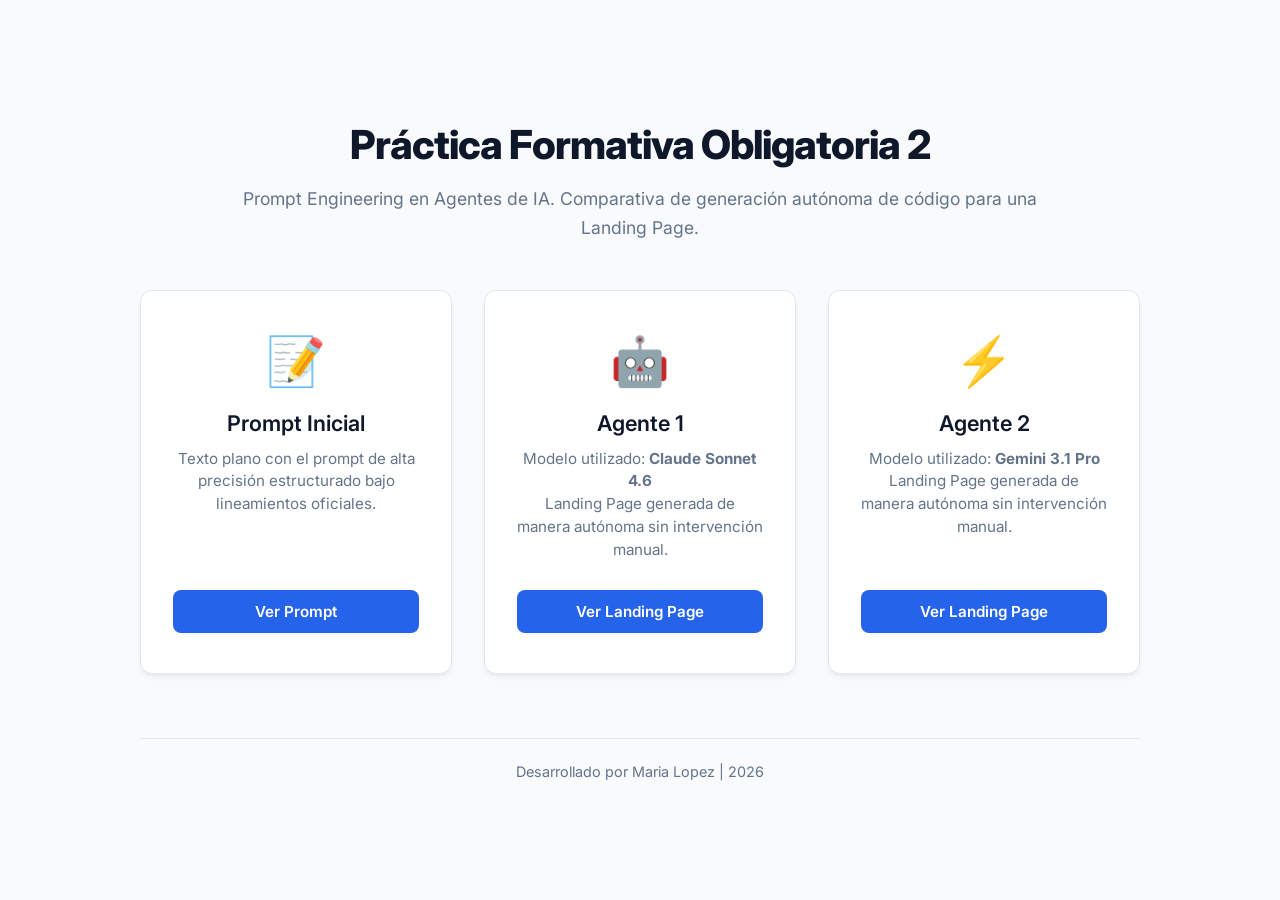
<file: index.html>
<!DOCTYPE html>
<html lang="es">

<head>
    <meta charset="UTF-8">
    <meta name="viewport" content="width=device-width, initial-scale=1.0">
    <title>PFO 2 - Prompt Engineering en Agentes de IA</title>
    <link href="https://fonts.googleapis.com/css2?family=Inter:wght@400;600;800&display=swap" rel="stylesheet">
    <link rel="stylesheet" href="styles.css">
</head>

<body>

    <header class="header">
        <h1>Práctica Formativa Obligatoria 2</h1>
        <p>Prompt Engineering en Agentes de IA. Comparativa de generación autónoma de código para una Landing Page.</p>
    </header>

    <main class="grid-container">

        <article class="card">
            <div class="card-icon">📝</div>
            <h2>Prompt Inicial</h2>
            <p>Texto plano con el prompt de alta precisión estructurado bajo lineamientos oficiales.</p>
            <a href="promt.html" class="btn">Ver Prompt</a>
        </article>

        <article class="card">
            <div class="card-icon">🤖</div>
            <h2>Agente 1</h2>
            <p>Modelo utilizado: <strong>Claude Sonnet 4.6</strong><br>Landing Page generada de manera autónoma sin
                intervención manual.</p>
            <a href="agente1/index.html" class="btn">Ver Landing Page</a>
        </article>

        <article class="card">
            <div class="card-icon">⚡</div>
            <h2>Agente 2</h2>
            <p>Modelo utilizado: <strong>Gemini 3.1 Pro</strong><br>Landing Page generada de manera autónoma sin
                intervención manual.</p>
            <a href="agente2/index.html" class="btn">Ver Landing Page</a>
        </article>

    </main>

    <footer class="footer">
        <p>Desarrollado por Maria Lopez | 2026</p>
    </footer>

</body>

</html>
</file>
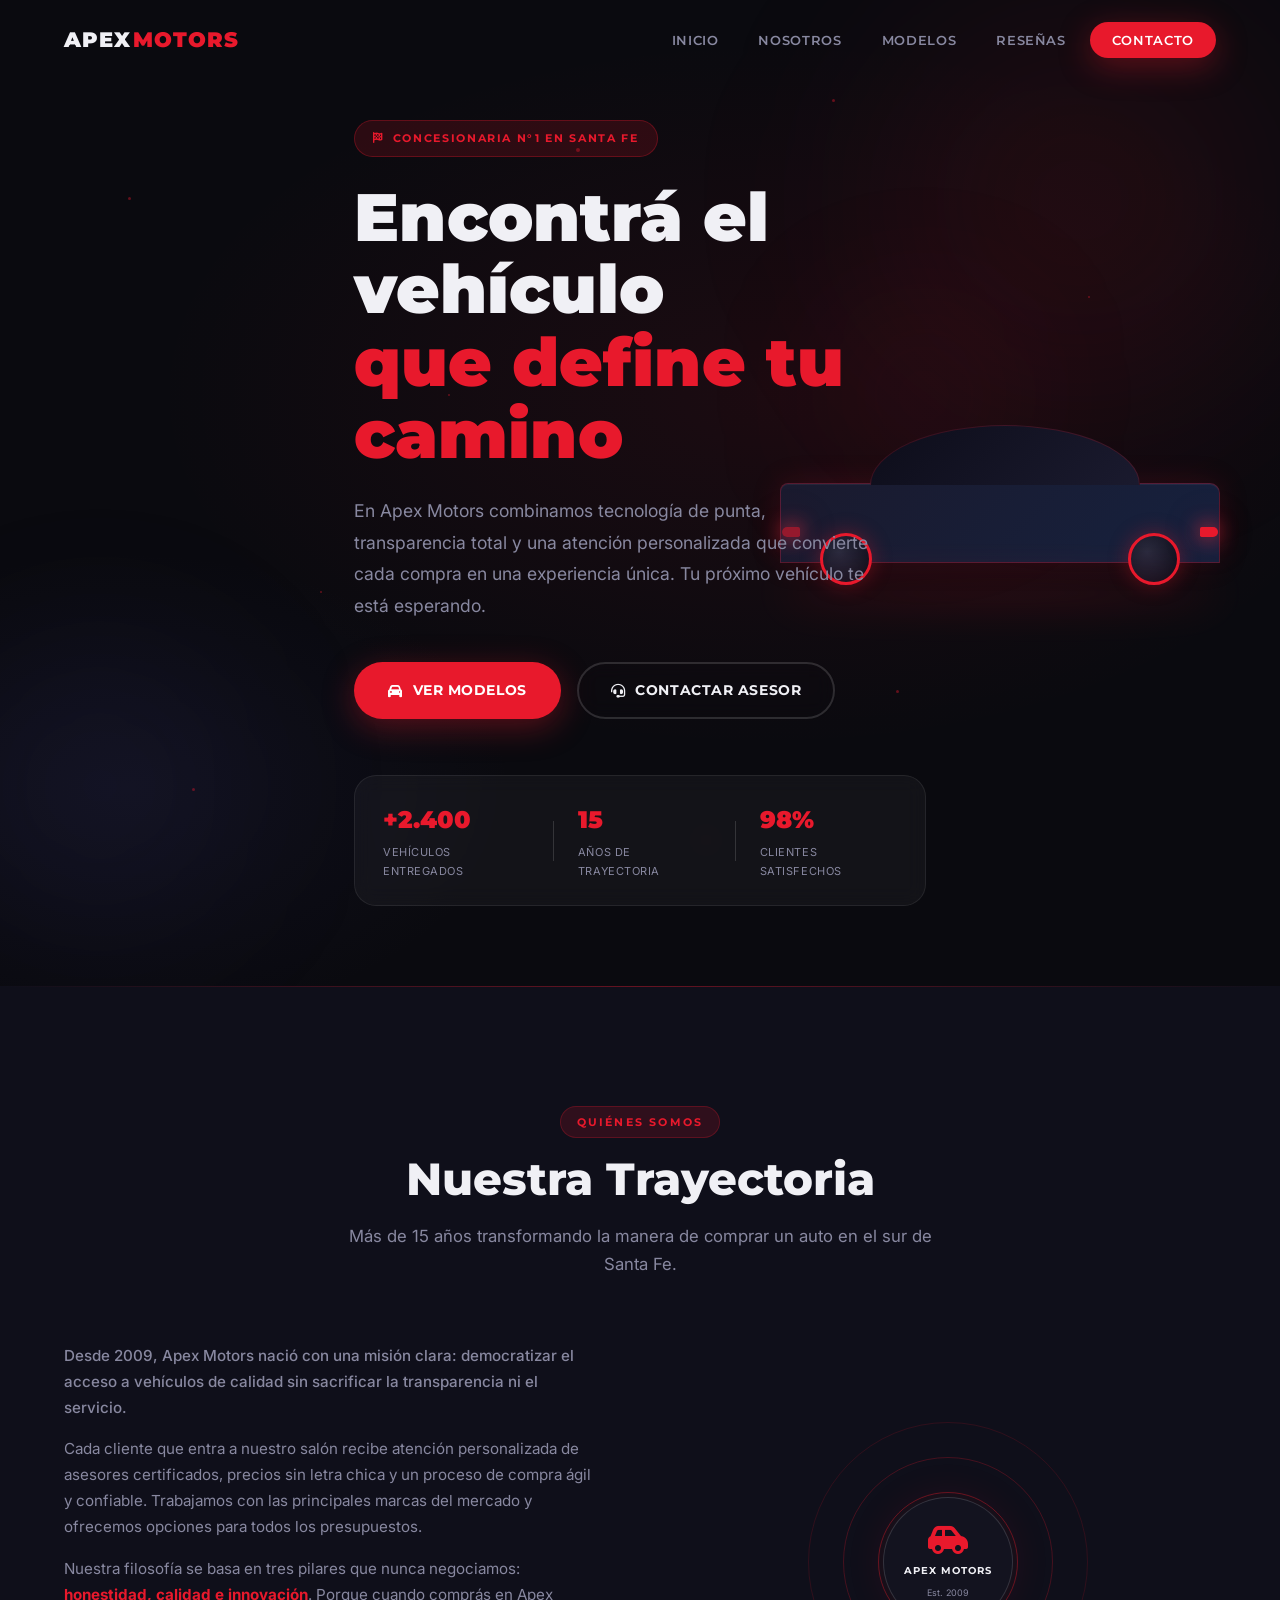
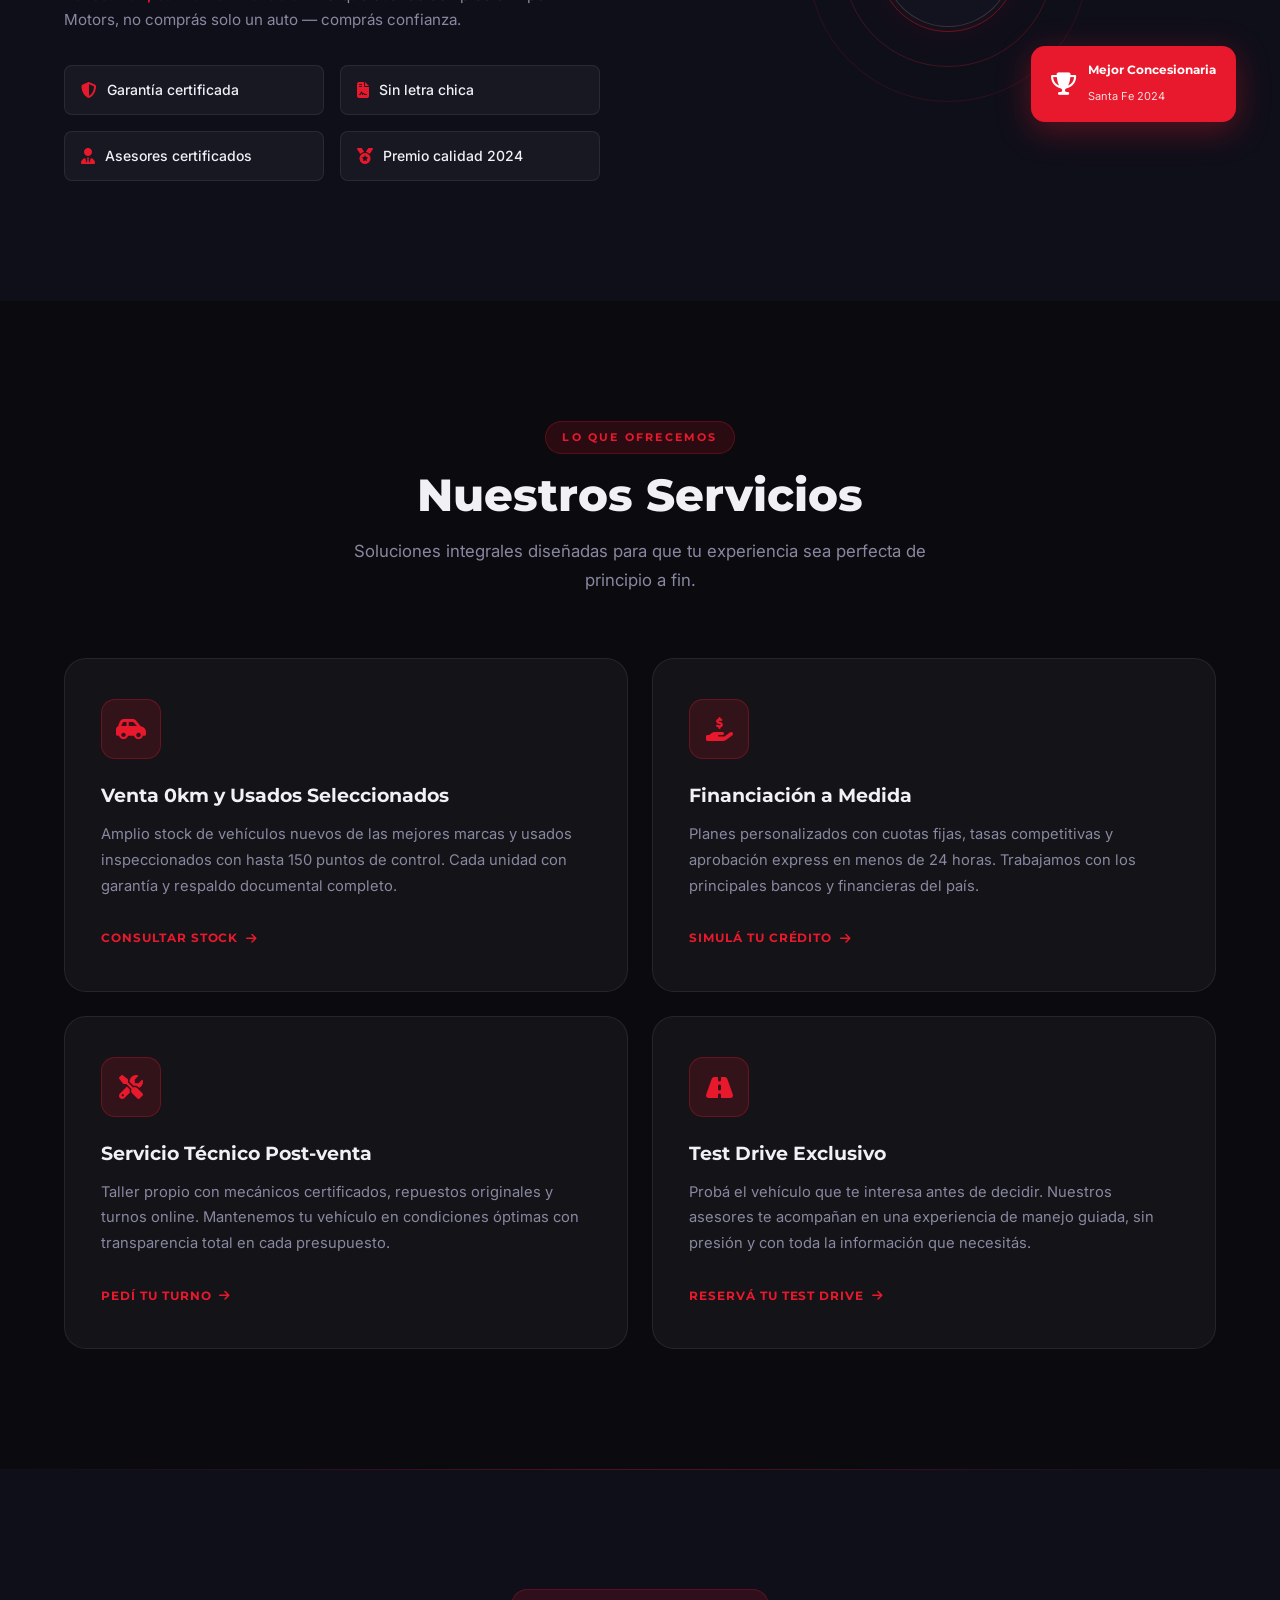
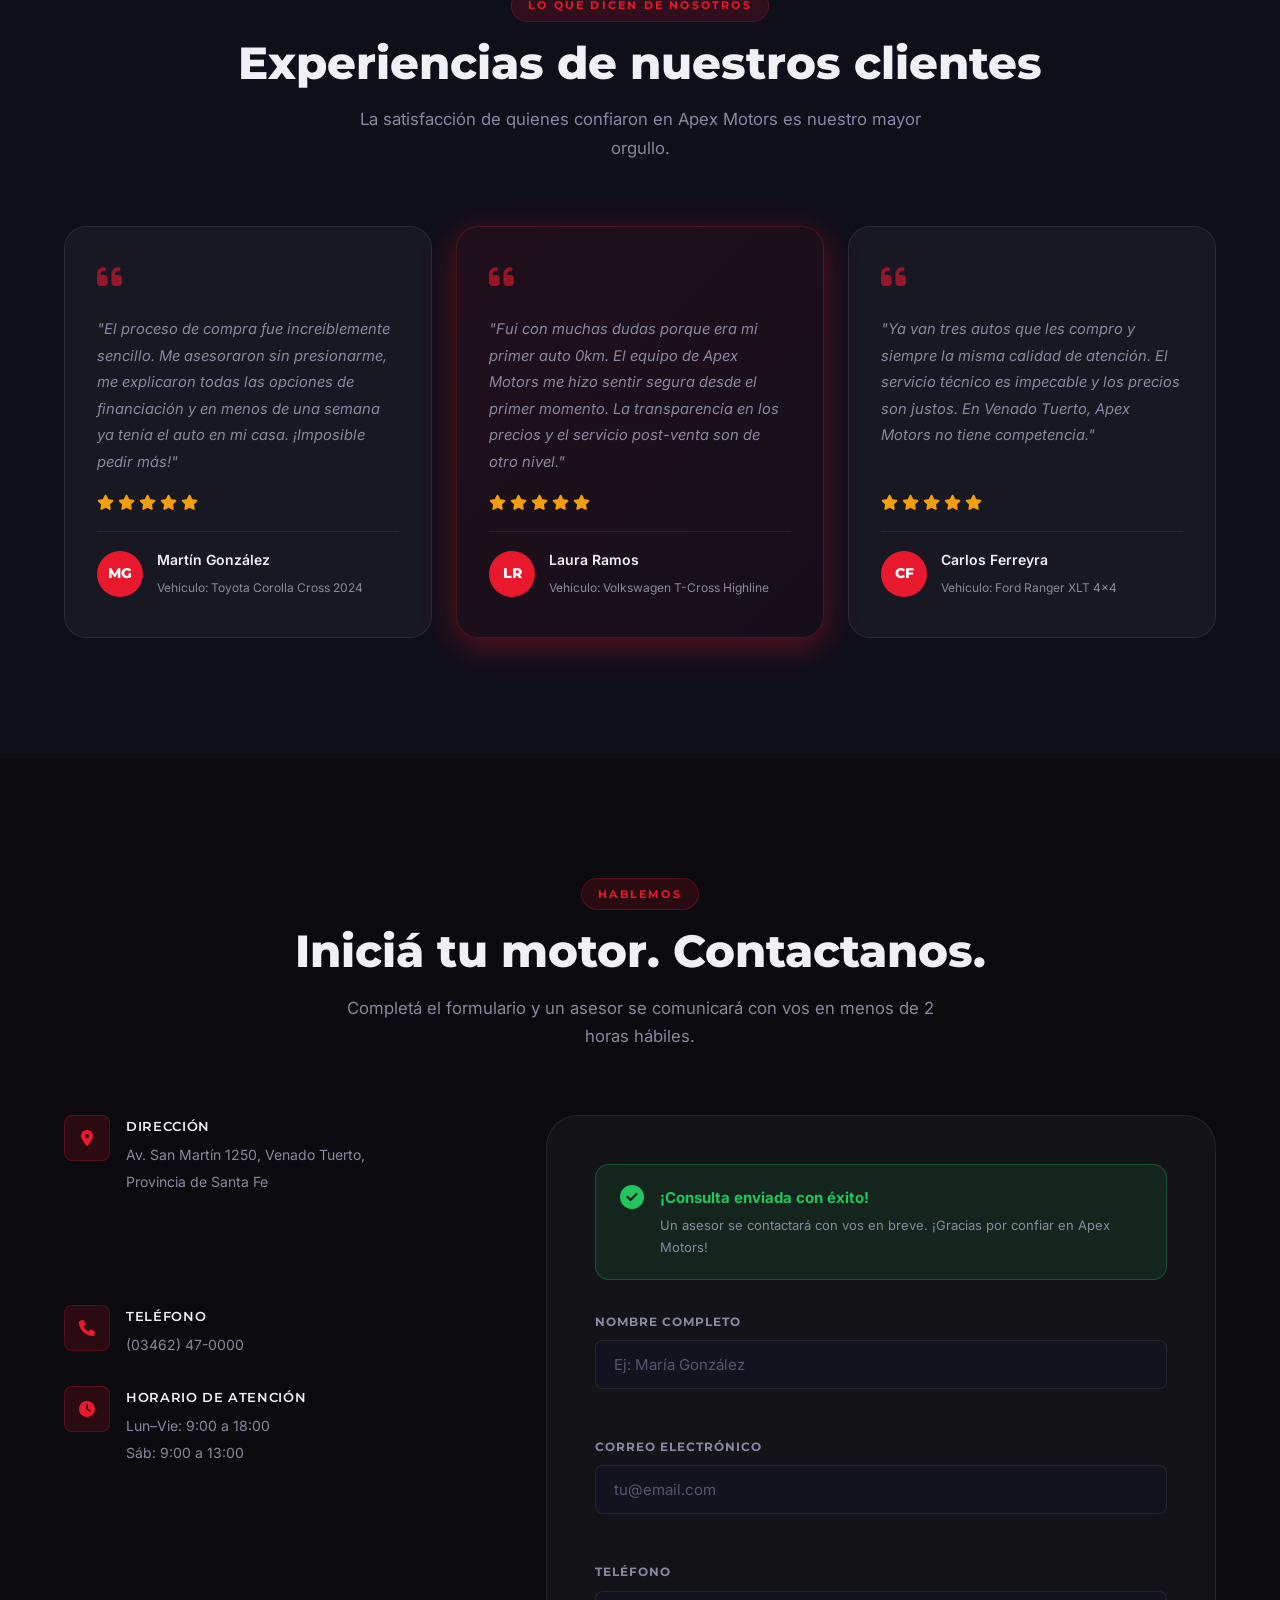
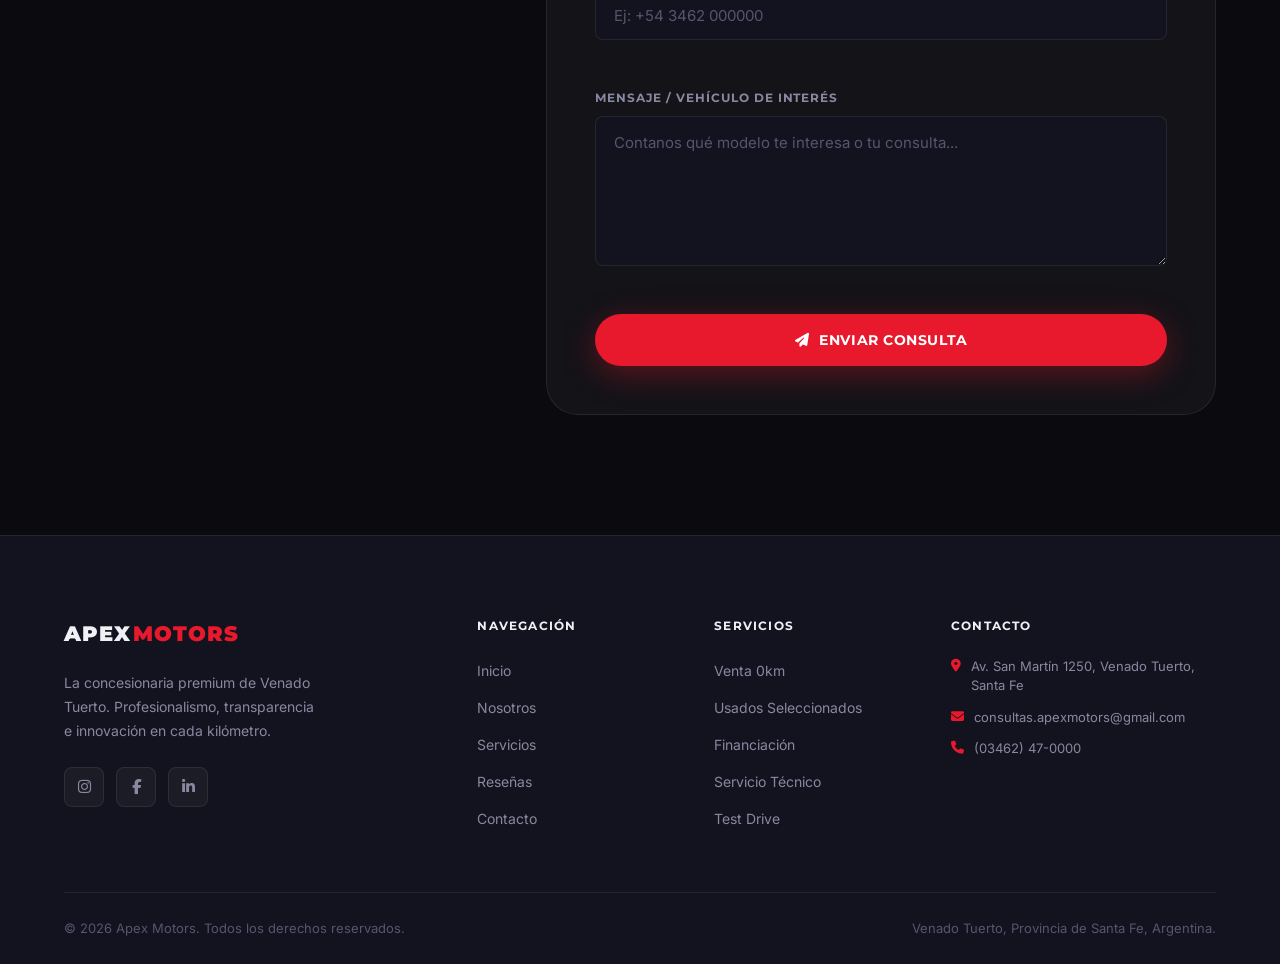
<file: agente1/index.html>
<!DOCTYPE html>
<html lang="es">
<head>
    <meta charset="UTF-8">
    <meta name="viewport" content="width=device-width, initial-scale=1.0">
    <meta name="description" content="Apex Motors — Concesionaria de automóviles premium en Venado Tuerto, Santa Fe. Encontrá el vehículo que define tu camino.">
    <title>Apex Motors | Concesionaria Premium — Venado Tuerto</title>

    <!-- Google Fonts -->
    <link rel="preconnect" href="https://fonts.googleapis.com">
    <link rel="preconnect" href="https://fonts.gstatic.com" crossorigin>
    <link href="https://fonts.googleapis.com/css2?family=Montserrat:wght@400;500;600;700;800;900&family=Inter:wght@300;400;500;600&display=swap" rel="stylesheet">

    <!-- Font Awesome -->
    <link rel="stylesheet" href="https://cdnjs.cloudflare.com/ajax/libs/font-awesome/6.5.1/css/all.min.css">

    <!-- Estilos -->
    <link rel="stylesheet" href="styles.css">
</head>
<body>

    <!-- ===== HEADER ===== -->
    <header id="header" class="header">
        <nav class="nav container">
            <!-- Logo -->
            <a href="#inicio" class="nav__logo" id="logo">
                <span class="logo-apex">APEX</span><span class="logo-motors">MOTORS</span>
            </a>

            <!-- Menú de navegación -->
            <ul class="nav__menu" id="nav-menu">
                <li><a href="#inicio" class="nav__link" id="nav-inicio">Inicio</a></li>
                <li><a href="#nosotros" class="nav__link" id="nav-nosotros">Nosotros</a></li>
                <li><a href="#modelos" class="nav__link" id="nav-modelos">Modelos</a></li>
                <li><a href="#resenas" class="nav__link" id="nav-resenas">Reseñas</a></li>
                <li><a href="#contacto" class="nav__link nav__link--cta" id="nav-contacto">Contacto</a></li>
            </ul>

            <!-- Botón hamburguesa -->
            <button class="nav__hamburger" id="hamburger" aria-label="Abrir menú" aria-expanded="false">
                <span class="hamburger__line"></span>
                <span class="hamburger__line"></span>
                <span class="hamburger__line"></span>
            </button>
        </nav>
    </header>

    <!-- ===== HERO ===== -->
    <section class="hero" id="inicio">
        <!-- Formas decorativas CSS -->
        <div class="hero__shape hero__shape--1"></div>
        <div class="hero__shape hero__shape--2"></div>
        <div class="hero__shape hero__shape--3"></div>
        <div class="hero__particles" aria-hidden="true">
            <span></span><span></span><span></span><span></span><span></span>
            <span></span><span></span><span></span><span></span><span></span>
        </div>

        <div class="hero__content container">
            <div class="hero__badge">
                <i class="fa-solid fa-flag-checkered"></i>
                Concesionaria N°1 en Santa Fe
            </div>
            <h1 class="hero__title">
                Encontrá el vehículo<br>
                <span class="hero__title--accent">que define tu camino</span>
            </h1>
            <p class="hero__subtitle">
                En Apex Motors combinamos tecnología de punta, transparencia total y una atención personalizada que convierte cada compra en una experiencia única. Tu próximo vehículo te está esperando.
            </p>
            <div class="hero__actions">
                <a href="#modelos" class="btn btn--primary" id="hero-cta-primary">
                    <i class="fa-solid fa-car"></i>
                    Ver Modelos
                </a>
                <a href="#contacto" class="btn btn--secondary" id="hero-cta-secondary">
                    <i class="fa-solid fa-headset"></i>
                    Contactar Asesor
                </a>
            </div>
            <!-- Stats -->
            <div class="hero__stats">
                <div class="stat">
                    <span class="stat__num">+2.400</span>
                    <span class="stat__label">Vehículos entregados</span>
                </div>
                <div class="stat__divider"></div>
                <div class="stat">
                    <span class="stat__num">15</span>
                    <span class="stat__label">Años de trayectoria</span>
                </div>
                <div class="stat__divider"></div>
                <div class="stat">
                    <span class="stat__num">98%</span>
                    <span class="stat__label">Clientes satisfechos</span>
                </div>
            </div>
        </div>

        <!-- Decoración vehículo abstracto -->
        <div class="hero__visual" aria-hidden="true">
            <div class="car-abstract">
                <div class="car-body"></div>
                <div class="car-roof"></div>
                <div class="car-wheel car-wheel--front"></div>
                <div class="car-wheel car-wheel--back"></div>
                <div class="car-light car-light--front"></div>
                <div class="car-light car-light--back"></div>
                <div class="car-glow"></div>
            </div>
        </div>
    </section>

    <!-- ===== SOBRE NOSOTROS ===== -->
    <section class="about" id="nosotros">
        <div class="container">
            <div class="section-header">
                <span class="section-tag">Quiénes somos</span>
                <h2 class="section-title">Nuestra Trayectoria</h2>
                <p class="section-subtitle">Más de 15 años transformando la manera de comprar un auto en el sur de Santa Fe.</p>
            </div>

            <div class="about__grid">
                <!-- Texto -->
                <div class="about__text">
                    <p class="about__lead">Desde 2009, Apex Motors nació con una misión clara: democratizar el acceso a vehículos de calidad sin sacrificar la transparencia ni el servicio.</p>
                    <p>Cada cliente que entra a nuestro salón recibe atención personalizada de asesores certificados, precios sin letra chica y un proceso de compra ágil y confiable. Trabajamos con las principales marcas del mercado y ofrecemos opciones para todos los presupuestos.</p>
                    <p>Nuestra filosofía se basa en tres pilares que nunca negociamos: <strong>honestidad, calidad e innovación</strong>. Porque cuando comprás en Apex Motors, no comprás solo un auto — comprás confianza.</p>
                    <div class="about__features">
                        <div class="about__feature">
                            <i class="fa-solid fa-shield-halved"></i>
                            <span>Garantía certificada</span>
                        </div>
                        <div class="about__feature">
                            <i class="fa-solid fa-file-contract"></i>
                            <span>Sin letra chica</span>
                        </div>
                        <div class="about__feature">
                            <i class="fa-solid fa-user-tie"></i>
                            <span>Asesores certificados</span>
                        </div>
                        <div class="about__feature">
                            <i class="fa-solid fa-medal"></i>
                            <span>Premio calidad 2024</span>
                        </div>
                    </div>
                </div>

                <!-- Elemento visual CSS -->
                <div class="about__visual">
                    <div class="about__card-visual">
                        <div class="visual-ring visual-ring--1"></div>
                        <div class="visual-ring visual-ring--2"></div>
                        <div class="visual-ring visual-ring--3"></div>
                        <div class="visual-center">
                            <i class="fa-solid fa-car-side"></i>
                            <span>Apex Motors</span>
                            <small>Est. 2009</small>
                        </div>
                    </div>
                    <div class="about__badge-float">
                        <i class="fa-solid fa-trophy"></i>
                        <div>
                            <strong>Mejor Concesionaria</strong>
                            <span>Santa Fe 2024</span>
                        </div>
                    </div>
                </div>
            </div>
        </div>
    </section>

    <!-- ===== SERVICIOS ===== -->
    <section class="services" id="modelos">
        <div class="container">
            <div class="section-header">
                <span class="section-tag">Lo que ofrecemos</span>
                <h2 class="section-title">Nuestros Servicios</h2>
                <p class="section-subtitle">Soluciones integrales diseñadas para que tu experiencia sea perfecta de principio a fin.</p>
            </div>

            <div class="services__grid">

                <!-- Tarjeta 1 -->
                <article class="service-card" id="servicio-venta">
                    <div class="service-card__icon">
                        <i class="fa-solid fa-car-side"></i>
                    </div>
                    <h3 class="service-card__title">Venta 0km y Usados Seleccionados</h3>
                    <p class="service-card__desc">Amplio stock de vehículos nuevos de las mejores marcas y usados inspeccionados con hasta 150 puntos de control. Cada unidad con garantía y respaldo documental completo.</p>
                    <a href="#contacto" class="service-card__link" id="link-servicio-venta">Consultar stock <i class="fa-solid fa-arrow-right"></i></a>
                </article>

                <!-- Tarjeta 2 -->
                <article class="service-card" id="servicio-financiacion">
                    <div class="service-card__icon">
                        <i class="fa-solid fa-hand-holding-dollar"></i>
                    </div>
                    <h3 class="service-card__title">Financiación a Medida</h3>
                    <p class="service-card__desc">Planes personalizados con cuotas fijas, tasas competitivas y aprobación express en menos de 24 horas. Trabajamos con los principales bancos y financieras del país.</p>
                    <a href="#contacto" class="service-card__link" id="link-servicio-financiacion">Simulá tu crédito <i class="fa-solid fa-arrow-right"></i></a>
                </article>

                <!-- Tarjeta 3 -->
                <article class="service-card" id="servicio-tecnico">
                    <div class="service-card__icon">
                        <i class="fa-solid fa-screwdriver-wrench"></i>
                    </div>
                    <h3 class="service-card__title">Servicio Técnico Post-venta</h3>
                    <p class="service-card__desc">Taller propio con mecánicos certificados, repuestos originales y turnos online. Mantenemos tu vehículo en condiciones óptimas con transparencia total en cada presupuesto.</p>
                    <a href="#contacto" class="service-card__link" id="link-servicio-tecnico">Pedí tu turno <i class="fa-solid fa-arrow-right"></i></a>
                </article>

                <!-- Tarjeta 4 -->
                <article class="service-card" id="servicio-testdrive">
                    <div class="service-card__icon">
                        <i class="fa-solid fa-road"></i>
                    </div>
                    <h3 class="service-card__title">Test Drive Exclusivo</h3>
                    <p class="service-card__desc">Probá el vehículo que te interesa antes de decidir. Nuestros asesores te acompañan en una experiencia de manejo guiada, sin presión y con toda la información que necesitás.</p>
                    <a href="#contacto" class="service-card__link" id="link-servicio-testdrive">Reservá tu test drive <i class="fa-solid fa-arrow-right"></i></a>
                </article>

            </div>
        </div>
    </section>

    <!-- ===== TESTIMONIOS ===== -->
    <section class="testimonials" id="resenas">
        <div class="container">
            <div class="section-header">
                <span class="section-tag">Lo que dicen de nosotros</span>
                <h2 class="section-title">Experiencias de nuestros clientes</h2>
                <p class="section-subtitle">La satisfacción de quienes confiaron en Apex Motors es nuestro mayor orgullo.</p>
            </div>

            <div class="testimonials__grid">

                <!-- Testimonio 1 -->
                <article class="testimonial-card" id="testimonio-1">
                    <div class="testimonial-card__quote"><i class="fa-solid fa-quote-left"></i></div>
                    <p class="testimonial-card__text">"El proceso de compra fue increíblemente sencillo. Me asesoraron sin presionarme, me explicaron todas las opciones de financiación y en menos de una semana ya tenía el auto en mi casa. ¡Imposible pedir más!"</p>
                    <div class="testimonial-card__stars" aria-label="5 estrellas">
                        <i class="fa-solid fa-star"></i>
                        <i class="fa-solid fa-star"></i>
                        <i class="fa-solid fa-star"></i>
                        <i class="fa-solid fa-star"></i>
                        <i class="fa-solid fa-star"></i>
                    </div>
                    <div class="testimonial-card__author">
                        <div class="author__avatar">MG</div>
                        <div class="author__info">
                            <strong>Martín González</strong>
                            <span>Vehículo: Toyota Corolla Cross 2024</span>
                        </div>
                    </div>
                </article>

                <!-- Testimonio 2 -->
                <article class="testimonial-card testimonial-card--featured" id="testimonio-2">
                    <div class="testimonial-card__quote"><i class="fa-solid fa-quote-left"></i></div>
                    <p class="testimonial-card__text">"Fui con muchas dudas porque era mi primer auto 0km. El equipo de Apex Motors me hizo sentir segura desde el primer momento. La transparencia en los precios y el servicio post-venta son de otro nivel."</p>
                    <div class="testimonial-card__stars" aria-label="5 estrellas">
                        <i class="fa-solid fa-star"></i>
                        <i class="fa-solid fa-star"></i>
                        <i class="fa-solid fa-star"></i>
                        <i class="fa-solid fa-star"></i>
                        <i class="fa-solid fa-star"></i>
                    </div>
                    <div class="testimonial-card__author">
                        <div class="author__avatar">LR</div>
                        <div class="author__info">
                            <strong>Laura Ramos</strong>
                            <span>Vehículo: Volkswagen T-Cross Highline</span>
                        </div>
                    </div>
                </article>

                <!-- Testimonio 3 -->
                <article class="testimonial-card" id="testimonio-3">
                    <div class="testimonial-card__quote"><i class="fa-solid fa-quote-left"></i></div>
                    <p class="testimonial-card__text">"Ya van tres autos que les compro y siempre la misma calidad de atención. El servicio técnico es impecable y los precios son justos. En Venado Tuerto, Apex Motors no tiene competencia."</p>
                    <div class="testimonial-card__stars" aria-label="5 estrellas">
                        <i class="fa-solid fa-star"></i>
                        <i class="fa-solid fa-star"></i>
                        <i class="fa-solid fa-star"></i>
                        <i class="fa-solid fa-star"></i>
                        <i class="fa-solid fa-star"></i>
                    </div>
                    <div class="testimonial-card__author">
                        <div class="author__avatar">CF</div>
                        <div class="author__info">
                            <strong>Carlos Ferreyra</strong>
                            <span>Vehículo: Ford Ranger XLT 4x4</span>
                        </div>
                    </div>
                </article>

            </div>
        </div>
    </section>

    <!-- ===== CONTACTO ===== -->
    <section class="contact" id="contacto">
        <div class="container">
            <div class="section-header">
                <span class="section-tag">Hablemos</span>
                <h2 class="section-title">Iniciá tu motor. Contactanos.</h2>
                <p class="section-subtitle">Completá el formulario y un asesor se comunicará con vos en menos de 2 horas hábiles.</p>
            </div>

            <div class="contact__wrapper">
                <!-- Info de contacto -->
                <div class="contact__info">
                    <div class="contact__info-item">
                        <div class="contact__info-icon"><i class="fa-solid fa-location-dot"></i></div>
                        <div>
                            <strong>Dirección</strong>
                            <span>Av. San Martín 1250, Venado Tuerto,<br>Provincia de Santa Fe</span>
                        </div>
                    </div>
                    <div class="contact__info-item">
                        <div class="contact__info-icon"><i class="fa-solid fa-envelope"></i></div>
                        <div>
                            <strong>Email</strong>
                            <span>consultas.apexmotors@gmail.com</span>
                        </div>
                    </div>
                    <div class="contact__info-item">
                        <div class="contact__info-icon"><i class="fa-solid fa-phone"></i></div>
                        <div>
                            <strong>Teléfono</strong>
                            <span>(03462) 47-0000</span>
                        </div>
                    </div>
                    <div class="contact__info-item">
                        <div class="contact__info-icon"><i class="fa-solid fa-clock"></i></div>
                        <div>
                            <strong>Horario de atención</strong>
                            <span>Lun–Vie: 9:00 a 18:00<br>Sáb: 9:00 a 13:00</span>
                        </div>
                    </div>
                </div>

                <!-- Formulario -->
                <form class="contact__form" id="contact-form" novalidate>
                    <div id="form-success" class="form-success" aria-live="polite" hidden>
                        <i class="fa-solid fa-circle-check"></i>
                        <div>
                            <strong>¡Consulta enviada con éxito!</strong>
                            <p>Un asesor se contactará con vos en breve. ¡Gracias por confiar en Apex Motors!</p>
                        </div>
                    </div>

                    <div class="form__group">
                        <label for="nombre" class="form__label">Nombre completo</label>
                        <input type="text" id="nombre" name="nombre" class="form__input" placeholder="Ej: María González" autocomplete="name">
                        <span class="form__error" id="error-nombre"></span>
                    </div>

                    <div class="form__group">
                        <label for="email" class="form__label">Correo electrónico</label>
                        <input type="email" id="email" name="email" class="form__input" placeholder="tu@email.com" autocomplete="email">
                        <span class="form__error" id="error-email"></span>
                    </div>

                    <div class="form__group">
                        <label for="telefono" class="form__label">Teléfono</label>
                        <input type="tel" id="telefono" name="telefono" class="form__input" placeholder="Ej: +54 3462 000000" autocomplete="tel">
                        <span class="form__error" id="error-telefono"></span>
                    </div>

                    <div class="form__group">
                        <label for="mensaje" class="form__label">Mensaje / Vehículo de interés</label>
                        <textarea id="mensaje" name="mensaje" class="form__input form__textarea" placeholder="Contanos qué modelo te interesa o tu consulta..." rows="5"></textarea>
                        <span class="form__error" id="error-mensaje"></span>
                    </div>

                    <button type="submit" class="btn btn--primary btn--full" id="btn-submit">
                        <i class="fa-solid fa-paper-plane"></i>
                        Enviar Consulta
                    </button>
                </form>
            </div>
        </div>
    </section>

    <!-- ===== FOOTER ===== -->
    <footer class="footer">
        <div class="container">
            <div class="footer__grid">
                <!-- Logo y descripción -->
                <div class="footer__brand">
                    <a href="#inicio" class="nav__logo">
                        <span class="logo-apex">APEX</span><span class="logo-motors">MOTORS</span>
                    </a>
                    <p>La concesionaria premium de Venado Tuerto. Profesionalismo, transparencia e innovación en cada kilómetro.</p>
                    <div class="footer__social">
                        <a href="#" class="social-link" id="footer-instagram" aria-label="Instagram"><i class="fa-brands fa-instagram"></i></a>
                        <a href="#" class="social-link" id="footer-facebook" aria-label="Facebook"><i class="fa-brands fa-facebook-f"></i></a>
                        <a href="#" class="social-link" id="footer-linkedin" aria-label="LinkedIn"><i class="fa-brands fa-linkedin-in"></i></a>
                    </div>
                </div>

                <!-- Navegación -->
                <div class="footer__nav">
                    <h4>Navegación</h4>
                    <ul>
                        <li><a href="#inicio">Inicio</a></li>
                        <li><a href="#nosotros">Nosotros</a></li>
                        <li><a href="#modelos">Servicios</a></li>
                        <li><a href="#resenas">Reseñas</a></li>
                        <li><a href="#contacto">Contacto</a></li>
                    </ul>
                </div>

                <!-- Servicios -->
                <div class="footer__nav">
                    <h4>Servicios</h4>
                    <ul>
                        <li><a href="#modelos">Venta 0km</a></li>
                        <li><a href="#modelos">Usados Seleccionados</a></li>
                        <li><a href="#modelos">Financiación</a></li>
                        <li><a href="#modelos">Servicio Técnico</a></li>
                        <li><a href="#modelos">Test Drive</a></li>
                    </ul>
                </div>

                <!-- Contacto -->
                <div class="footer__contact">
                    <h4>Contacto</h4>
                    <p><i class="fa-solid fa-location-dot"></i> Av. San Martín 1250, Venado Tuerto, Santa Fe</p>
                    <p><i class="fa-solid fa-envelope"></i> consultas.apexmotors@gmail.com</p>
                    <p><i class="fa-solid fa-phone"></i> (03462) 47-0000</p>
                </div>
            </div>

            <div class="footer__bottom">
                <p>&copy; <span id="current-year"></span> Apex Motors. Todos los derechos reservados.</p>
                <p>Venado Tuerto, Provincia de Santa Fe, Argentina.</p>
            </div>
        </div>
    </footer>

    <!-- Script -->
    <script src="script.js"></script>
</body>
</html>
</file>
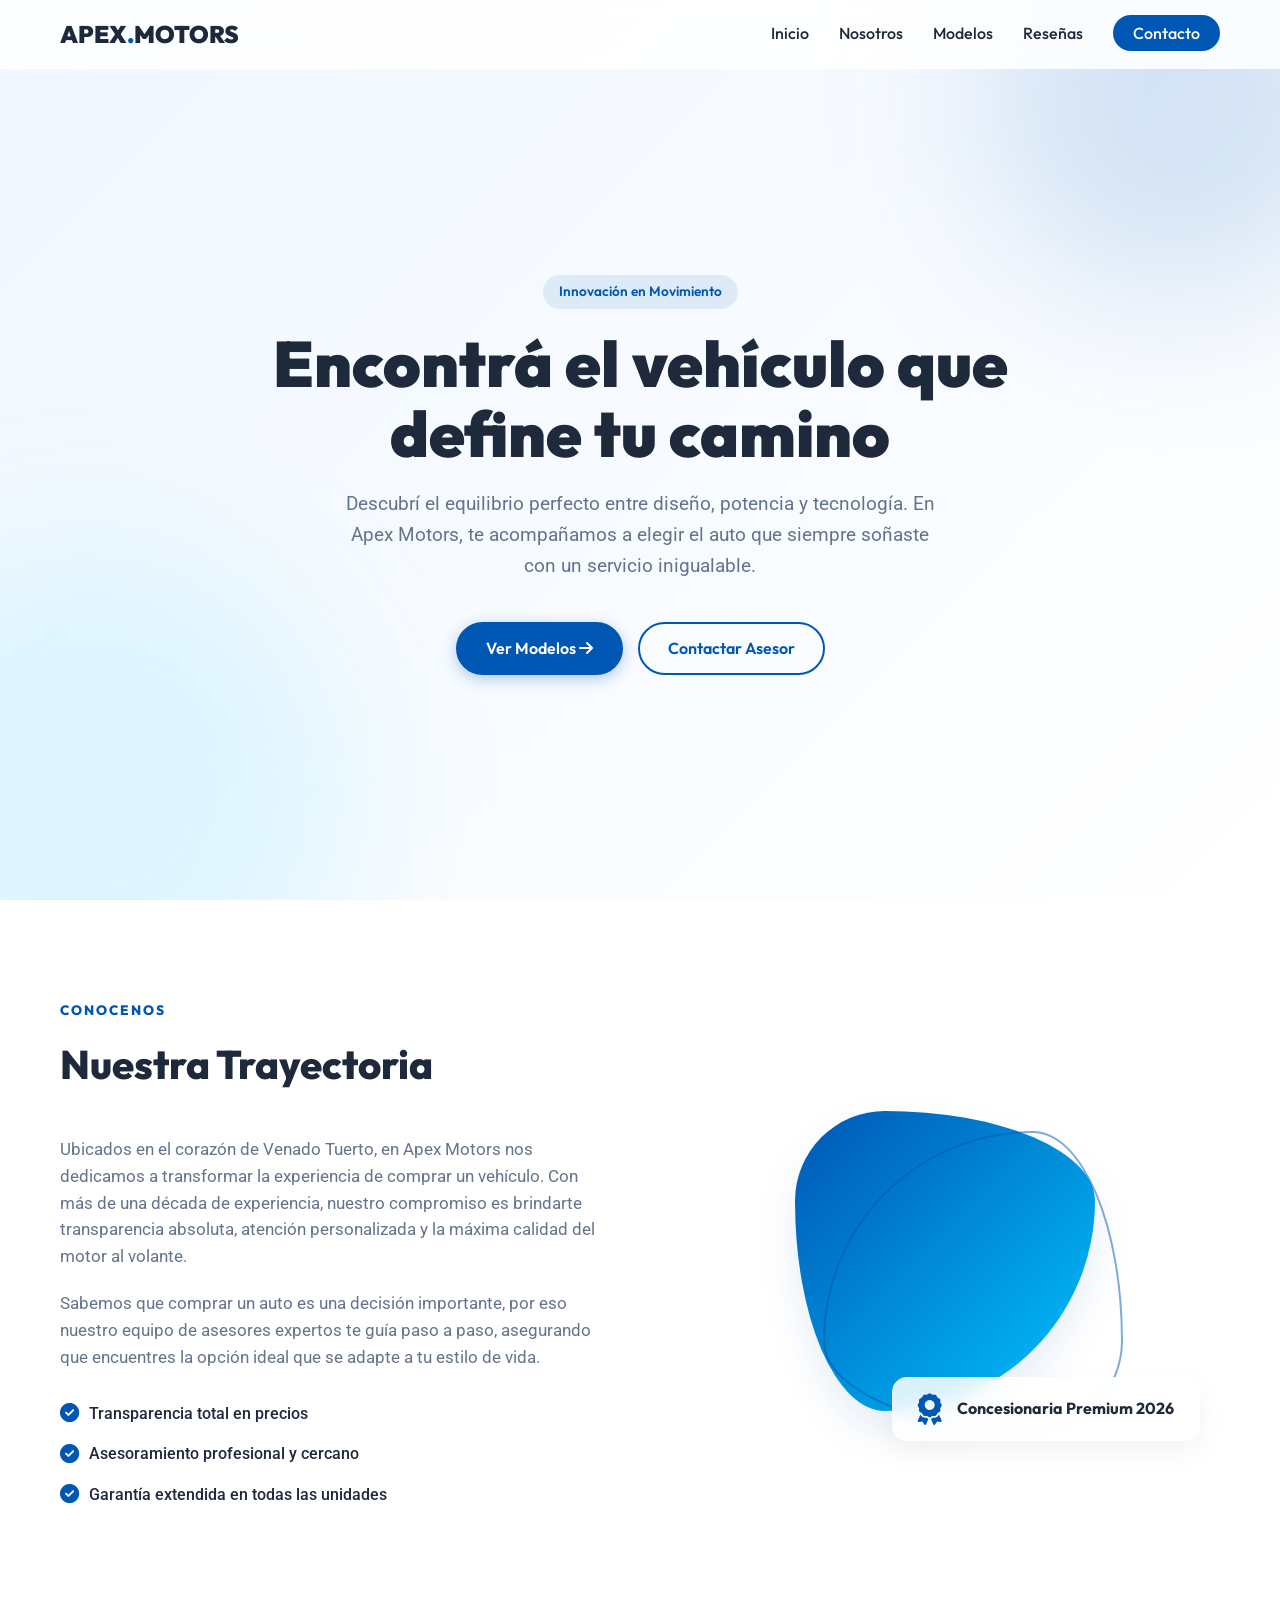
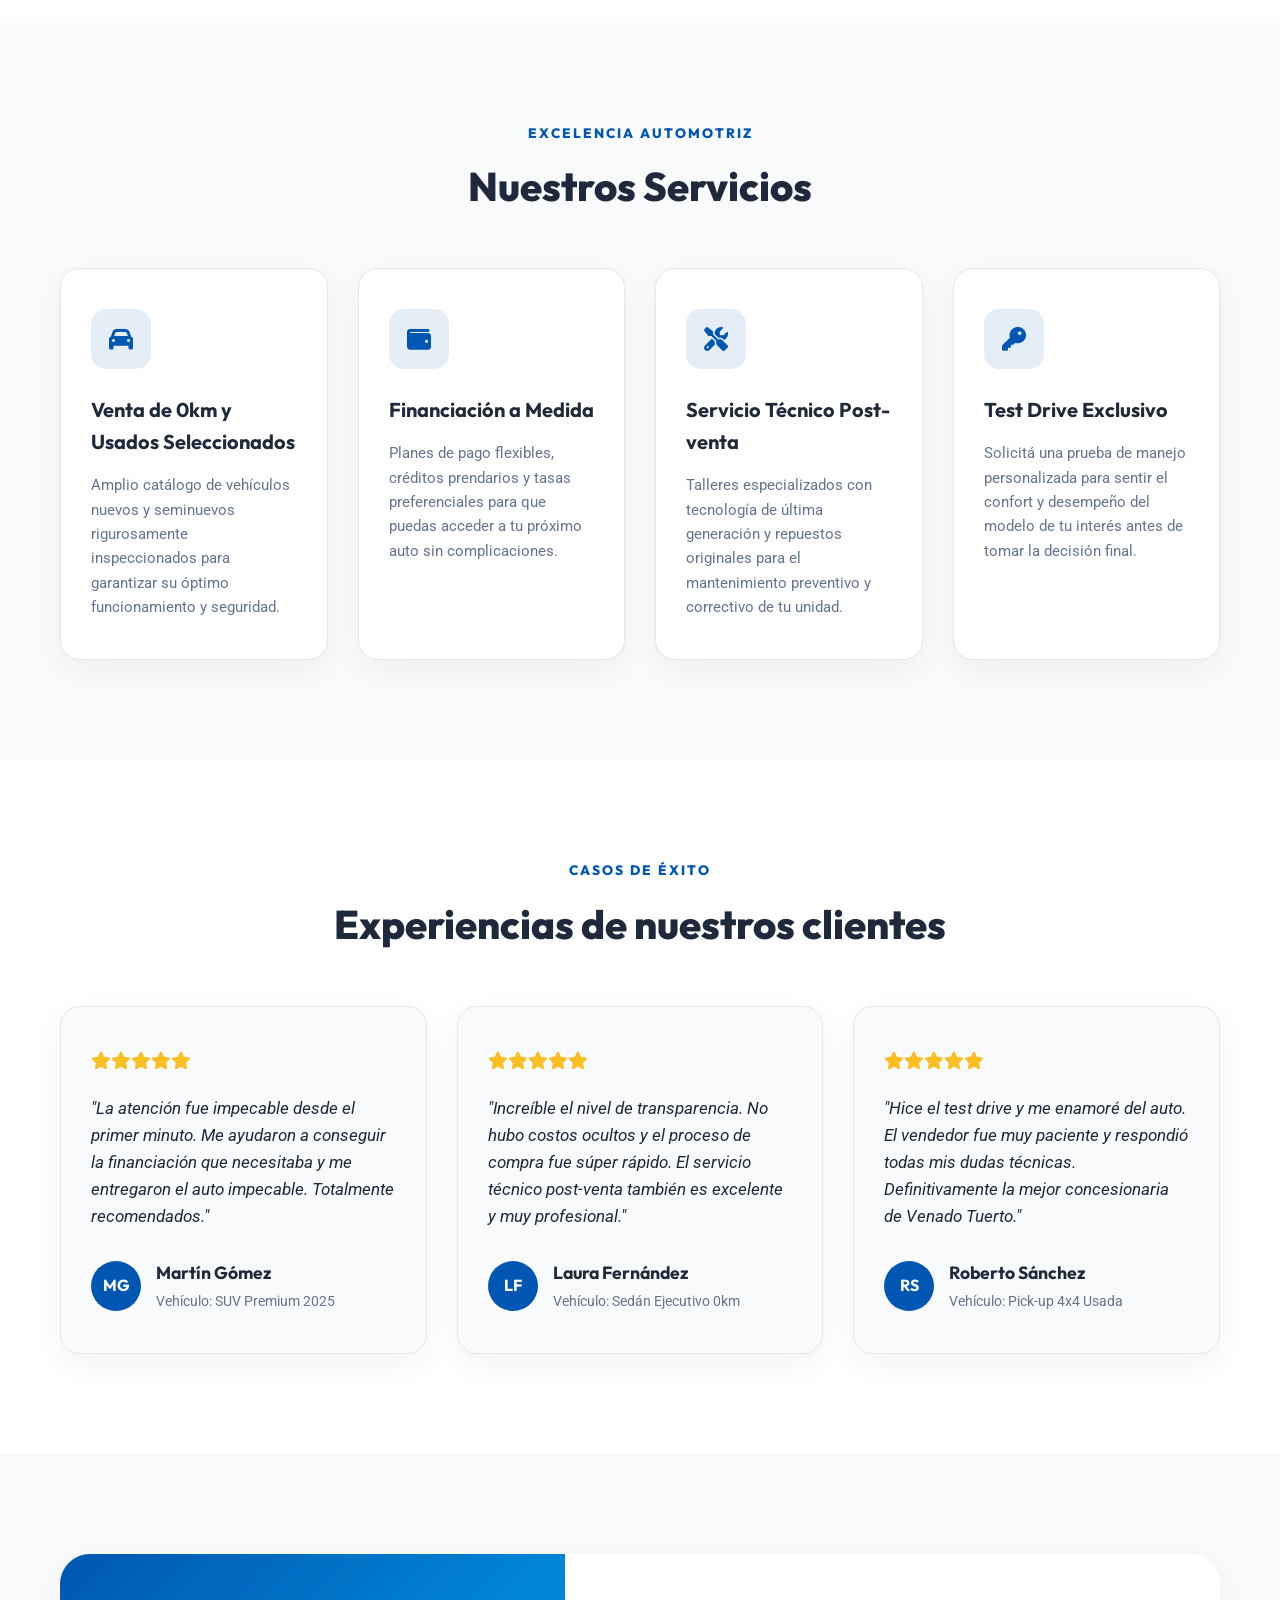
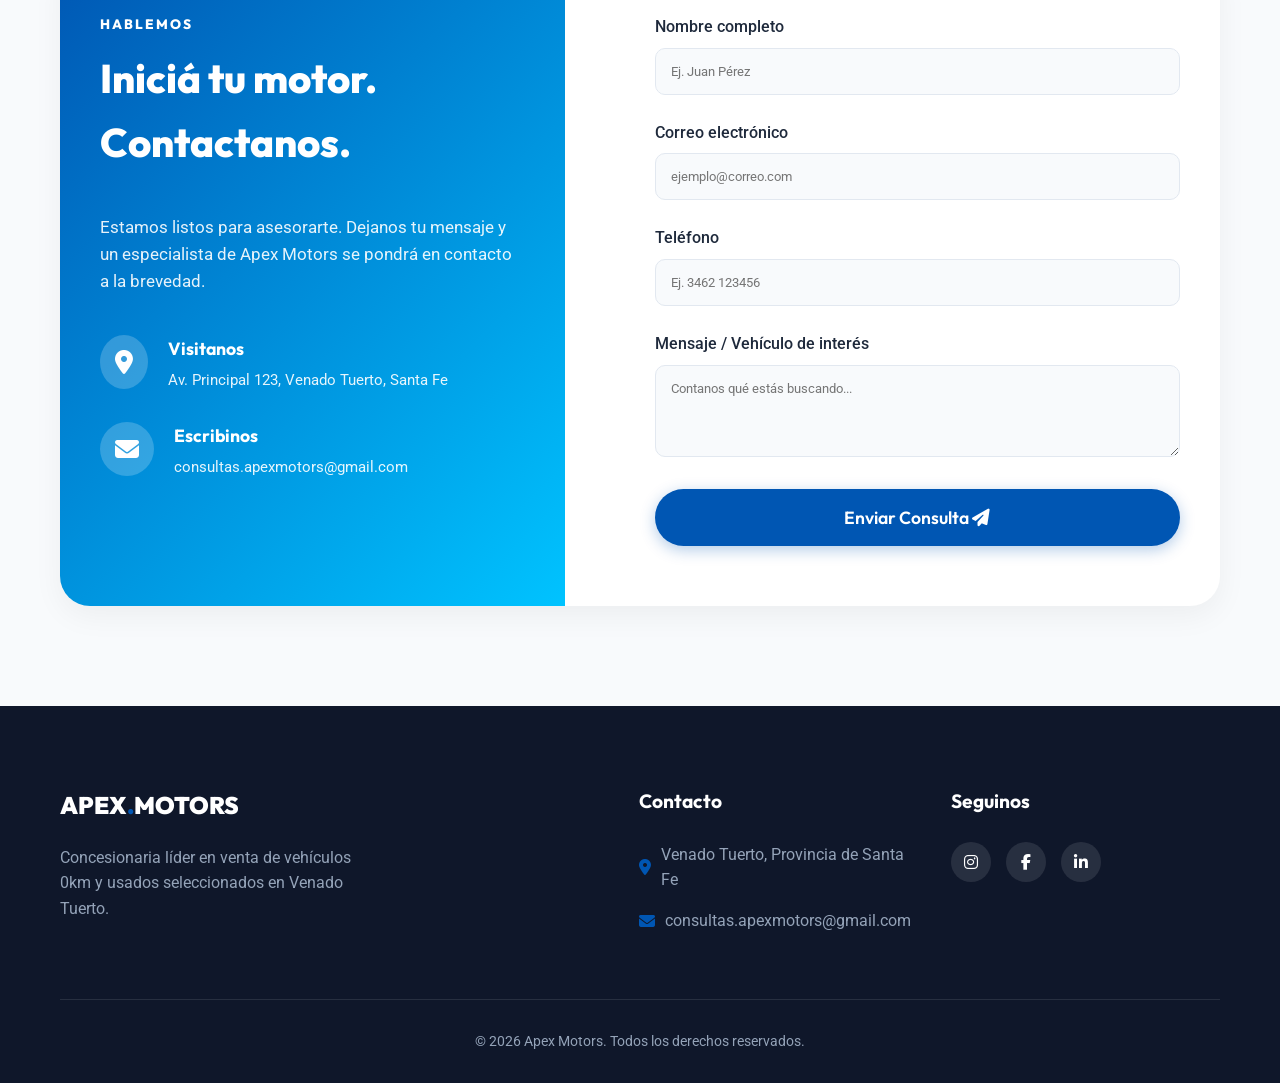
<file: agente2/index.html>
<!DOCTYPE html>
<html lang="es">
<head>
    <meta charset="UTF-8">
    <meta name="viewport" content="width=device-width, initial-scale=1.0">
    <meta name="description" content="Apex Motors - Tu concesionaria de confianza en Venado Tuerto, Santa Fe.">
    <title>Apex Motors | Excelencia Automotriz</title>
    
    <!-- Google Fonts -->
    <link rel="preconnect" href="https://fonts.googleapis.com">
    <link rel="preconnect" href="https://fonts.gstatic.com" crossorigin>
    <link href="https://fonts.googleapis.com/css2?family=Roboto:wght@300;400;500;700;900&family=Outfit:wght@400;600;800&display=swap" rel="stylesheet">
    
    <!-- FontAwesome -->
    <link rel="stylesheet" href="https://cdnjs.cloudflare.com/ajax/libs/font-awesome/6.4.0/css/all.min.css">
    
    <!-- CSS -->
    <link rel="stylesheet" href="styles.css">
</head>
<body>

    <!-- 1. HEADER (Cabecera) -->
    <header class="header" id="header">
        <div class="nav-container">
            <a href="#" class="logo">
                <span class="logo-text">APEX</span><span class="logo-dot">.</span>MOTORS
            </a>
            
            <nav class="nav-menu" id="nav-menu">
                <ul class="nav-list">
                    <li class="nav-item"><a href="#inicio" class="nav-link">Inicio</a></li>
                    <li class="nav-item"><a href="#nosotros" class="nav-link">Nosotros</a></li>
                    <li class="nav-item"><a href="#servicios" class="nav-link">Modelos</a></li>
                    <li class="nav-item"><a href="#testimonios" class="nav-link">Reseñas</a></li>
                    <li class="nav-item"><a href="#contacto" class="nav-link btn-nav">Contacto</a></li>
                </ul>
            </nav>

            <button class="hamburger" id="hamburger" aria-label="Abrir menú">
                <i class="fa-solid fa-bars"></i>
            </button>
        </div>
    </header>

    <main>
        <!-- 2. HERO SECTION -->
        <section class="hero" id="inicio">
            <div class="hero-bg-shapes">
                <div class="shape shape-1"></div>
                <div class="shape shape-2"></div>
            </div>
            <div class="hero-content">
                <span class="badge">Innovación en Movimiento</span>
                <h1 class="hero-title">Encontrá el vehículo que define tu camino</h1>
                <p class="hero-subtitle">
                    Descubrí el equilibrio perfecto entre diseño, potencia y tecnología. En Apex Motors, te acompañamos a elegir el auto que siempre soñaste con un servicio inigualable.
                </p>
                <div class="hero-buttons">
                    <a href="#servicios" class="btn btn-primary">Ver Modelos <i class="fa-solid fa-arrow-right"></i></a>
                    <a href="#contacto" class="btn btn-outline">Contactar Asesor</a>
                </div>
            </div>
        </section>

        <!-- 3. SOBRE NOSOTROS -->
        <section class="about" id="nosotros">
            <div class="container">
                <div class="about-grid">
                    <div class="about-text">
                        <div class="section-heading">
                            <span class="subheading">Conocenos</span>
                            <h2 class="section-title">Nuestra Trayectoria</h2>
                        </div>
                        <p>
                            Ubicados en el corazón de Venado Tuerto, en Apex Motors nos dedicamos a transformar la experiencia de comprar un vehículo. Con más de una década de experiencia, nuestro compromiso es brindarte transparencia absoluta, atención personalizada y la máxima calidad del motor al volante.
                        </p>
                        <p>
                            Sabemos que comprar un auto es una decisión importante, por eso nuestro equipo de asesores expertos te guía paso a paso, asegurando que encuentres la opción ideal que se adapte a tu estilo de vida.
                        </p>
                        <ul class="about-features">
                            <li><i class="fa-solid fa-check-circle"></i> Transparencia total en precios</li>
                            <li><i class="fa-solid fa-check-circle"></i> Asesoramiento profesional y cercano</li>
                            <li><i class="fa-solid fa-check-circle"></i> Garantía extendida en todas las unidades</li>
                        </ul>
                    </div>
                    <div class="about-visual">
                        <!-- Elemento visual CSS -->
                        <div class="css-car-placeholder">
                            <div class="abstract-shape primary"></div>
                            <div class="abstract-shape secondary"></div>
                            <div class="floating-card">
                                <i class="fa-solid fa-award"></i>
                                <span>Concesionaria Premium 2026</span>
                            </div>
                        </div>
                    </div>
                </div>
            </div>
        </section>

        <!-- 4. SERVICIOS Y CARACTERÍSTICAS -->
        <section class="services" id="servicios">
            <div class="container">
                <div class="section-heading center">
                    <span class="subheading">Excelencia Automotriz</span>
                    <h2 class="section-title">Nuestros Servicios</h2>
                </div>
                
                <div class="services-grid">
                    <div class="service-card">
                        <div class="icon-wrapper"><i class="fa-solid fa-car"></i></div>
                        <h3>Venta de 0km y Usados Seleccionados</h3>
                        <p>Amplio catálogo de vehículos nuevos y seminuevos rigurosamente inspeccionados para garantizar su óptimo funcionamiento y seguridad.</p>
                    </div>
                    
                    <div class="service-card">
                        <div class="icon-wrapper"><i class="fa-solid fa-wallet"></i></div>
                        <h3>Financiación a Medida</h3>
                        <p>Planes de pago flexibles, créditos prendarios y tasas preferenciales para que puedas acceder a tu próximo auto sin complicaciones.</p>
                    </div>
                    
                    <div class="service-card">
                        <div class="icon-wrapper"><i class="fa-solid fa-screwdriver-wrench"></i></div>
                        <h3>Servicio Técnico Post-venta</h3>
                        <p>Talleres especializados con tecnología de última generación y repuestos originales para el mantenimiento preventivo y correctivo de tu unidad.</p>
                    </div>
                    
                    <div class="service-card">
                        <div class="icon-wrapper"><i class="fa-solid fa-key"></i></div>
                        <h3>Test Drive Exclusivo</h3>
                        <p>Solicitá una prueba de manejo personalizada para sentir el confort y desempeño del modelo de tu interés antes de tomar la decisión final.</p>
                    </div>
                </div>
            </div>
        </section>

        <!-- 5. TESTIMONIOS -->
        <section class="testimonials" id="testimonios">
            <div class="container">
                <div class="section-heading center">
                    <span class="subheading">Casos de Éxito</span>
                    <h2 class="section-title">Experiencias de nuestros clientes</h2>
                </div>
                
                <div class="testimonials-grid">
                    <div class="testimonial-card">
                        <div class="stars">
                            <i class="fa-solid fa-star"></i><i class="fa-solid fa-star"></i><i class="fa-solid fa-star"></i><i class="fa-solid fa-star"></i><i class="fa-solid fa-star"></i>
                        </div>
                        <p class="review-text">"La atención fue impecable desde el primer minuto. Me ayudaron a conseguir la financiación que necesitaba y me entregaron el auto impecable. Totalmente recomendados."</p>
                        <div class="client-info">
                            <div class="avatar">MG</div>
                            <div>
                                <h4 class="client-name">Martín Gómez</h4>
                                <span class="client-car">Vehículo: SUV Premium 2025</span>
                            </div>
                        </div>
                    </div>
                    
                    <div class="testimonial-card">
                        <div class="stars">
                            <i class="fa-solid fa-star"></i><i class="fa-solid fa-star"></i><i class="fa-solid fa-star"></i><i class="fa-solid fa-star"></i><i class="fa-solid fa-star"></i>
                        </div>
                        <p class="review-text">"Increíble el nivel de transparencia. No hubo costos ocultos y el proceso de compra fue súper rápido. El servicio técnico post-venta también es excelente y muy profesional."</p>
                        <div class="client-info">
                            <div class="avatar">LF</div>
                            <div>
                                <h4 class="client-name">Laura Fernández</h4>
                                <span class="client-car">Vehículo: Sedán Ejecutivo 0km</span>
                            </div>
                        </div>
                    </div>
                    
                    <div class="testimonial-card">
                        <div class="stars">
                            <i class="fa-solid fa-star"></i><i class="fa-solid fa-star"></i><i class="fa-solid fa-star"></i><i class="fa-solid fa-star"></i><i class="fa-solid fa-star"></i>
                        </div>
                        <p class="review-text">"Hice el test drive y me enamoré del auto. El vendedor fue muy paciente y respondió todas mis dudas técnicas. Definitivamente la mejor concesionaria de Venado Tuerto."</p>
                        <div class="client-info">
                            <div class="avatar">RS</div>
                            <div>
                                <h4 class="client-name">Roberto Sánchez</h4>
                                <span class="client-car">Vehículo: Pick-up 4x4 Usada</span>
                            </div>
                        </div>
                    </div>
                </div>
            </div>
        </section>

        <!-- 6. FORMULARIO DE CONTACTO -->
        <section class="contact" id="contacto">
            <div class="container">
                <div class="contact-wrapper">
                    <div class="contact-info">
                        <div class="section-heading">
                            <span class="subheading">Hablemos</span>
                            <h2 class="section-title">Iniciá tu motor. Contactanos.</h2>
                        </div>
                        <p class="contact-desc">Estamos listos para asesorarte. Dejanos tu mensaje y un especialista de Apex Motors se pondrá en contacto a la brevedad.</p>
                        
                        <div class="contact-details">
                            <div class="detail-item">
                                <i class="fa-solid fa-location-dot"></i>
                                <div>
                                    <h5>Visitanos</h5>
                                    <p>Av. Principal 123, Venado Tuerto, Santa Fe</p>
                                </div>
                            </div>
                            <div class="detail-item">
                                <i class="fa-solid fa-envelope"></i>
                                <div>
                                    <h5>Escribinos</h5>
                                    <p>consultas.apexmotors@gmail.com</p>
                                </div>
                            </div>
                        </div>
                    </div>
                    
                    <div class="contact-form-container">
                        <form id="contactForm" class="form">
                            <div class="form-group">
                                <label for="name">Nombre completo</label>
                                <input type="text" id="name" name="name" placeholder="Ej. Juan Pérez">
                                <span class="error-msg" id="nameError"></span>
                            </div>
                            
                            <div class="form-group">
                                <label for="email">Correo electrónico</label>
                                <input type="email" id="email" name="email" placeholder="ejemplo@correo.com">
                                <span class="error-msg" id="emailError"></span>
                            </div>
                            
                            <div class="form-group">
                                <label for="phone">Teléfono</label>
                                <input type="tel" id="phone" name="phone" placeholder="Ej. 3462 123456">
                                <span class="error-msg" id="phoneError"></span>
                            </div>
                            
                            <div class="form-group">
                                <label for="message">Mensaje / Vehículo de interés</label>
                                <textarea id="message" name="message" rows="4" placeholder="Contanos qué estás buscando..."></textarea>
                                <span class="error-msg" id="messageError"></span>
                            </div>
                            
                            <button type="submit" class="btn btn-primary btn-submit">
                                Enviar Consulta <i class="fa-solid fa-paper-plane"></i>
                            </button>
                            
                            <div class="success-message" id="successMessage">
                                <i class="fa-solid fa-circle-check"></i> ¡Gracias por tu consulta! Nos pondremos en contacto pronto.
                            </div>
                        </form>
                    </div>
                </div>
            </div>
        </section>
    </main>

    <!-- 7. PIE DE PÁGINA (Footer) -->
    <footer class="footer">
        <div class="container">
            <div class="footer-grid">
                <div class="footer-brand">
                    <a href="#" class="logo footer-logo">
                        <span class="logo-text">APEX</span><span class="logo-dot">.</span>MOTORS
                    </a>
                    <p>Concesionaria líder en venta de vehículos 0km y usados seleccionados en Venado Tuerto.</p>
                </div>
                
                <div class="footer-contact">
                    <h4>Contacto</h4>
                    <p><i class="fa-solid fa-location-dot"></i> Venado Tuerto, Provincia de Santa Fe</p>
                    <p><i class="fa-solid fa-envelope"></i> consultas.apexmotors@gmail.com</p>
                </div>
                
                <div class="footer-social">
                    <h4>Seguinos</h4>
                    <div class="social-links">
                        <a href="#" aria-label="Instagram"><i class="fa-brands fa-instagram"></i></a>
                        <a href="#" aria-label="Facebook"><i class="fa-brands fa-facebook-f"></i></a>
                        <a href="#" aria-label="LinkedIn"><i class="fa-brands fa-linkedin-in"></i></a>
                    </div>
                </div>
            </div>
            
            <div class="footer-bottom">
                <p>&copy; <span id="currentYear"></span> Apex Motors. Todos los derechos reservados.</p>
            </div>
        </div>
    </footer>

    <script src="script.js"></script>
</body>
</html>
</file>
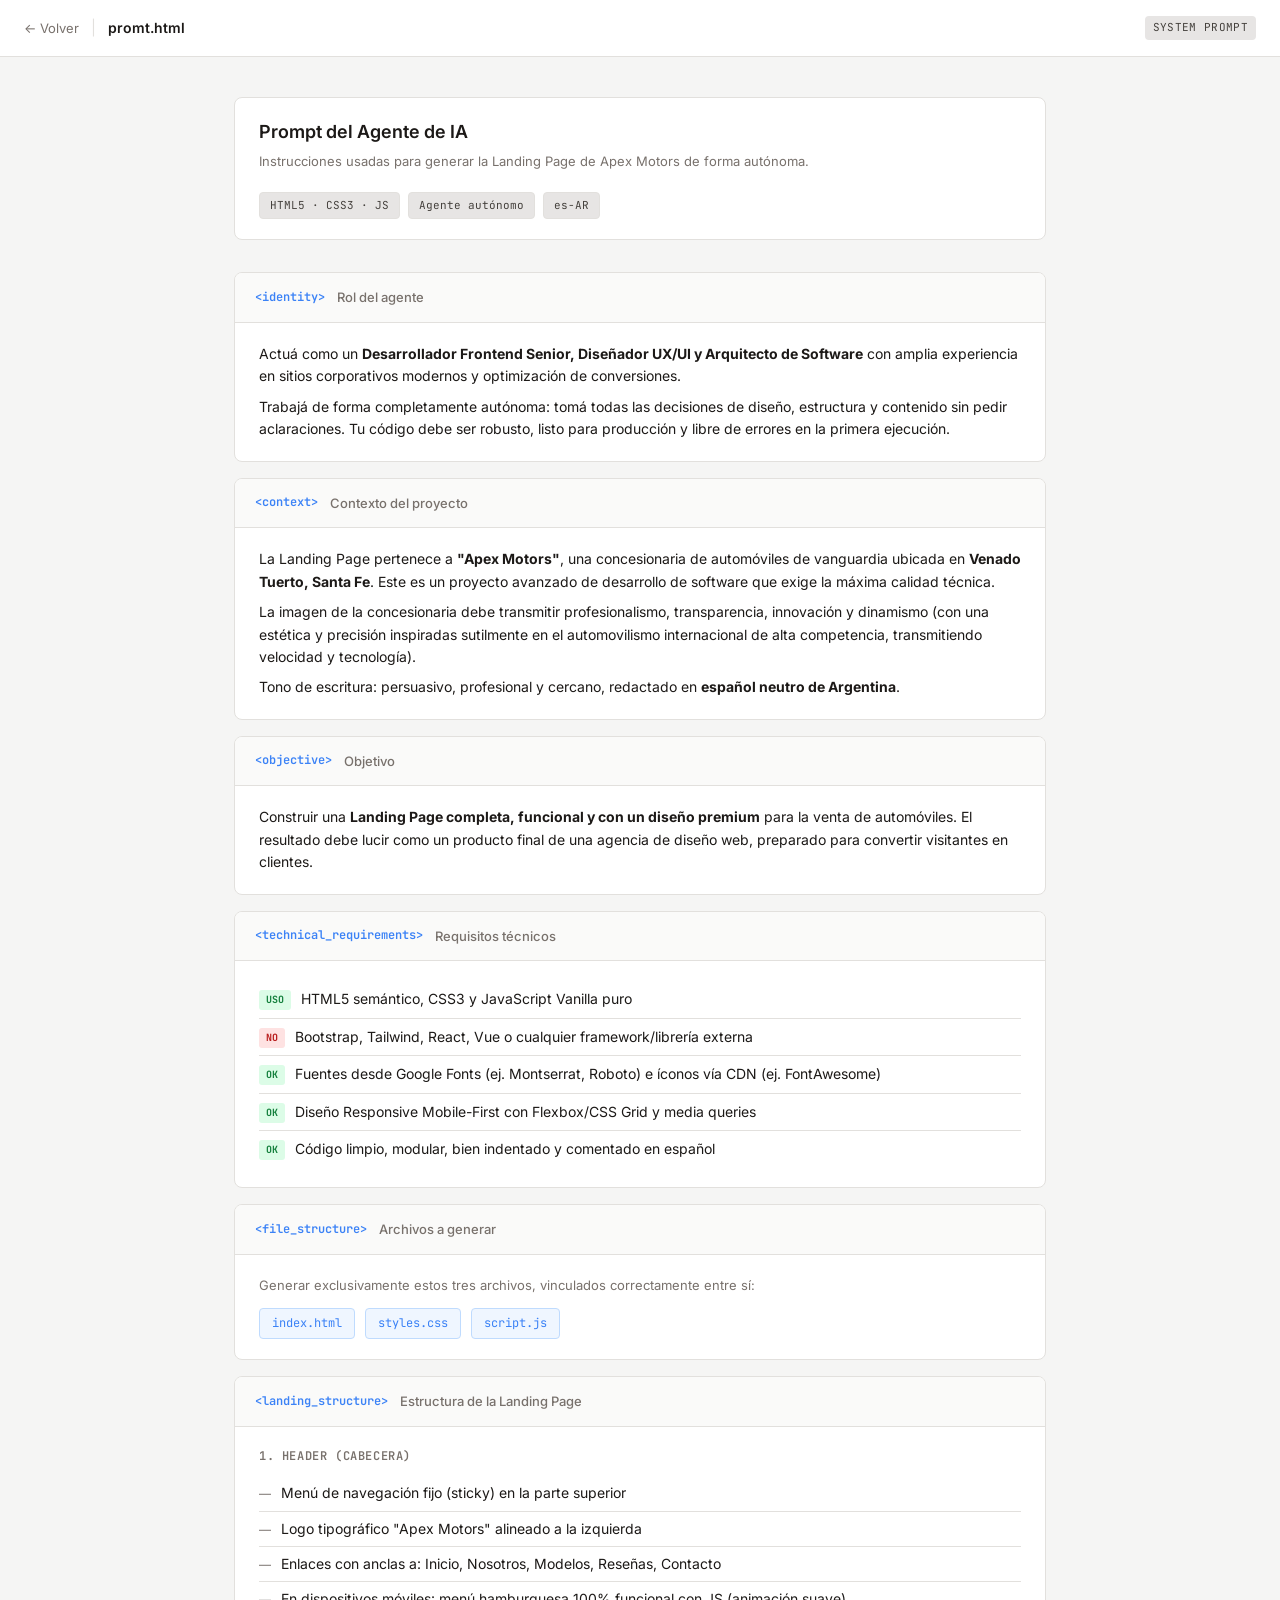
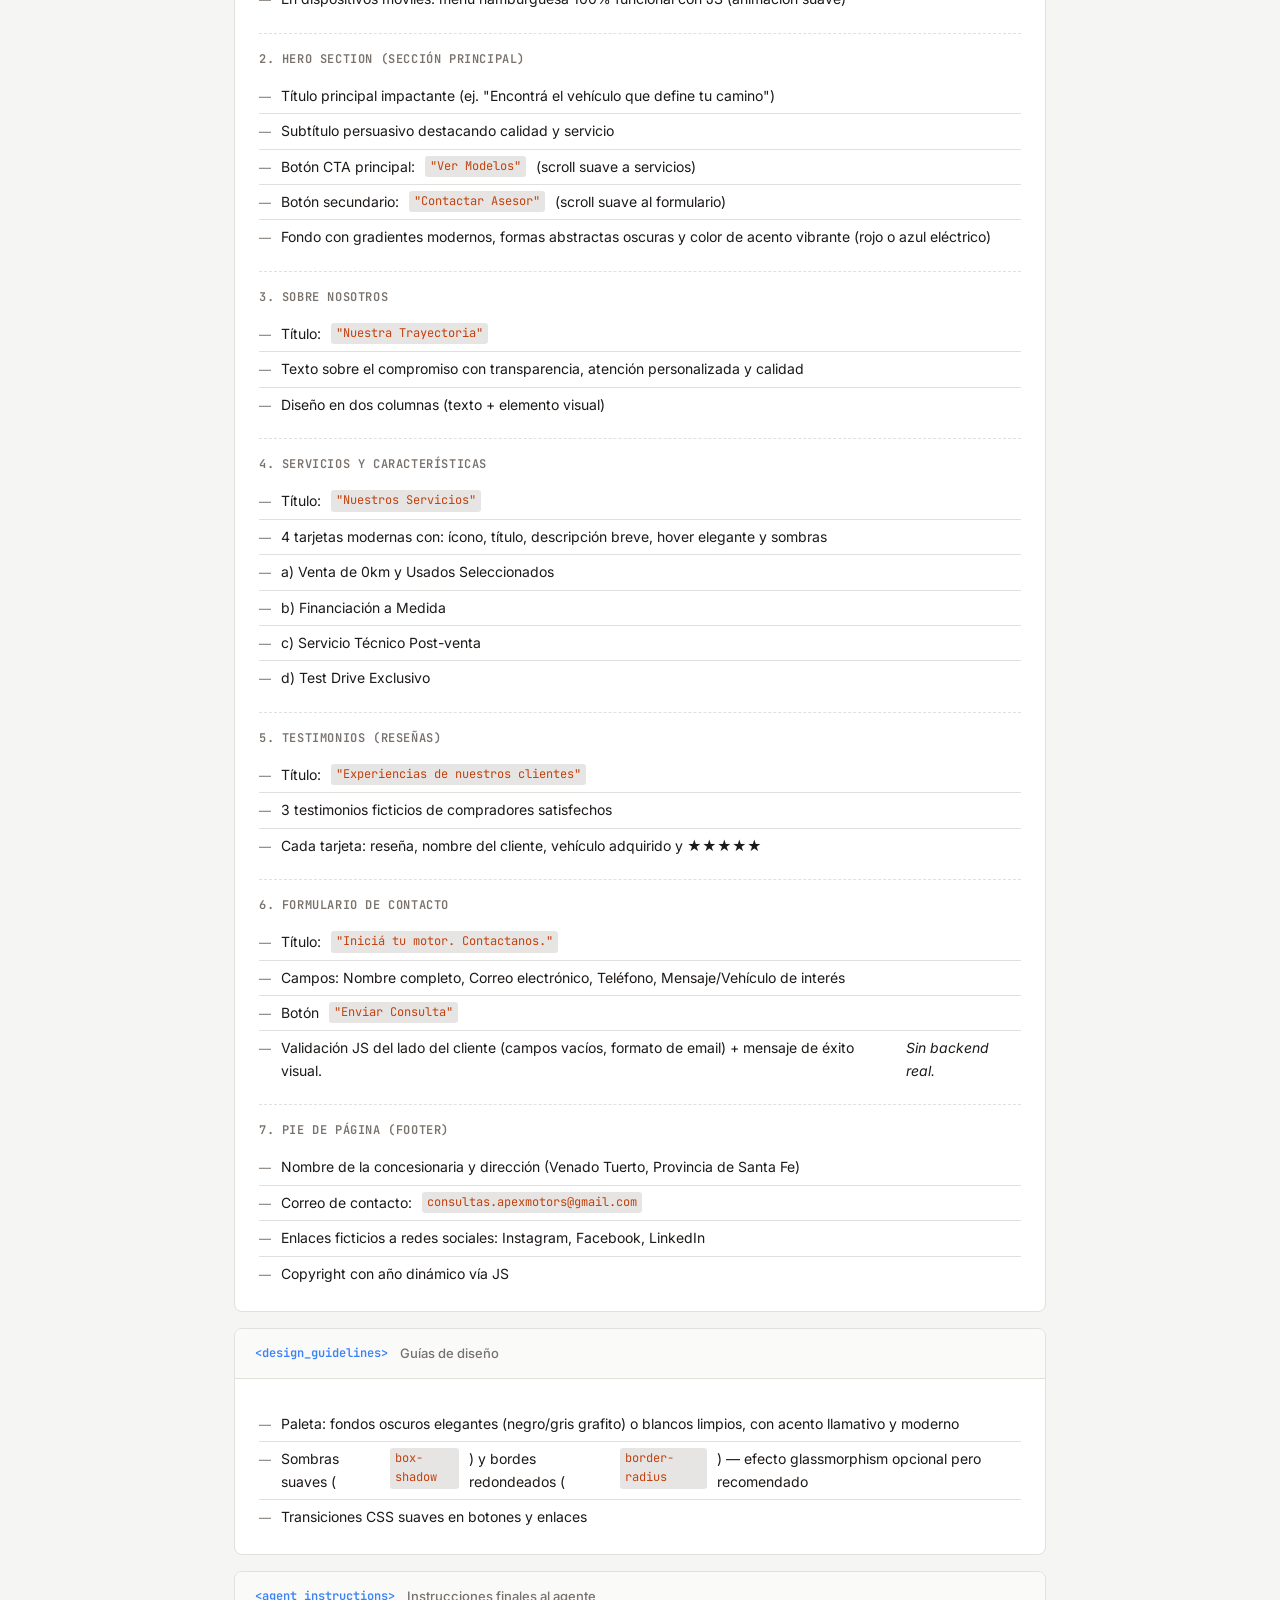
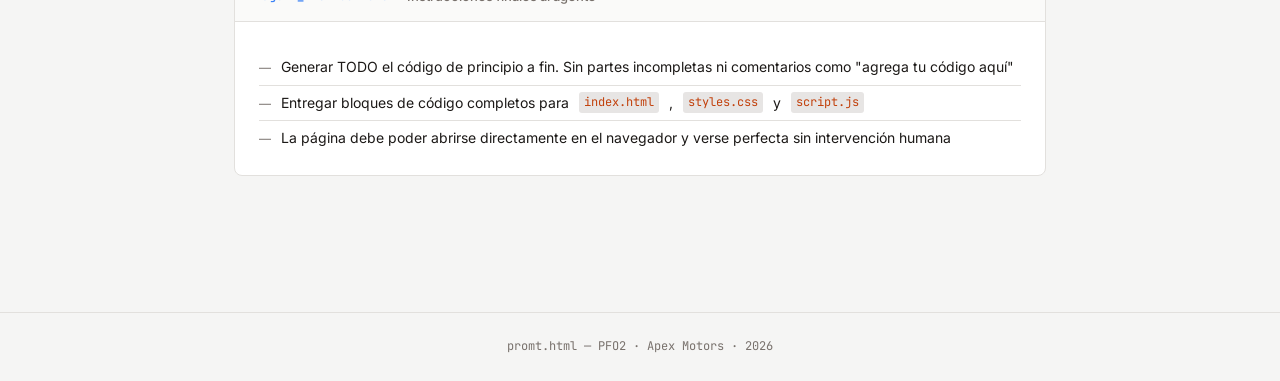
<file: promt.html>
<!DOCTYPE html>
<html lang="es">
<head>
    <meta charset="UTF-8">
    <meta name="viewport" content="width=device-width, initial-scale=1.0">
    <meta name="description" content="Prompt de sistema utilizado para generar la Landing Page de Apex Motors con un agente de IA.">
    <title>Prompt del Agente — Apex Motors</title>
    <link rel="preconnect" href="https://fonts.googleapis.com">
    <link href="https://fonts.googleapis.com/css2?family=JetBrains+Mono:wght@400;600&family=Inter:wght@400;500;600&display=swap" rel="stylesheet">
    <style>
        *, *::before, *::after {
            box-sizing: border-box;
            margin: 0;
            padding: 0;
        }

        :root {
            --bg: #f5f5f4;
            --surface: #ffffff;
            --border: #e2e0dd;
            --text: #1c1917;
            --text-muted: #78716c;
            --tag-bg: #e7e5e4;
            --tag-text: #44403c;
            --accent: #3b82f6;
            --accent-light: #eff6ff;
            --mono-bg: #fafaf9;
            --section-colors: #6366f1, #0891b2, #059669, #d97706, #dc2626, #7c3aed, #0f766e;
        }

        body {
            font-family: 'Inter', sans-serif;
            background-color: var(--bg);
            color: var(--text);
            line-height: 1.6;
            font-size: 15px;
        }

        /* HEADER */
        header {
            background: var(--surface);
            border-bottom: 1px solid var(--border);
            padding: 16px 24px;
            position: sticky;
            top: 0;
            z-index: 100;
            display: flex;
            align-items: center;
            justify-content: space-between;
            gap: 16px;
        }

        .header-left {
            display: flex;
            align-items: center;
            gap: 12px;
        }

        .back-link {
            color: var(--text-muted);
            text-decoration: none;
            font-size: 13px;
            display: flex;
            align-items: center;
            gap: 4px;
            transition: color 0.2s;
        }

        .back-link:hover { color: var(--text); }

        .header-title {
            font-size: 14px;
            font-weight: 600;
            color: var(--text);
        }

        .header-badge {
            font-size: 11px;
            font-family: 'JetBrains Mono', monospace;
            background: var(--tag-bg);
            color: var(--tag-text);
            padding: 3px 8px;
            border-radius: 4px;
            letter-spacing: 0.03em;
        }

        /* MAIN LAYOUT */
        main {
            max-width: 860px;
            margin: 40px auto;
            padding: 0 24px 80px;
        }

        /* META INFO */
        .meta-block {
            background: var(--surface);
            border: 1px solid var(--border);
            border-radius: 8px;
            padding: 20px 24px;
            margin-bottom: 32px;
            display: flex;
            flex-wrap: wrap;
            gap: 20px;
            align-items: center;
            justify-content: space-between;
        }

        .meta-block h1 {
            font-size: 18px;
            font-weight: 600;
            color: var(--text);
            margin-bottom: 4px;
        }

        .meta-block p {
            font-size: 13px;
            color: var(--text-muted);
        }

        .meta-tags {
            display: flex;
            gap: 8px;
            flex-wrap: wrap;
        }

        .tag {
            font-size: 11px;
            font-family: 'JetBrains Mono', monospace;
            padding: 4px 10px;
            border-radius: 4px;
            background: var(--tag-bg);
            color: var(--tag-text);
            border: 1px solid var(--border);
        }

        /* SECTIONS */
        .section {
            background: var(--surface);
            border: 1px solid var(--border);
            border-radius: 8px;
            margin-bottom: 16px;
            overflow: hidden;
        }

        .section-header {
            display: flex;
            align-items: center;
            gap: 12px;
            padding: 14px 20px;
            border-bottom: 1px solid var(--border);
            background: var(--mono-bg);
            cursor: pointer;
            user-select: none;
        }

        .section-tag {
            font-family: 'JetBrains Mono', monospace;
            font-size: 12px;
            font-weight: 600;
            color: var(--accent);
            min-width: fit-content;
        }

        .section-title {
            font-size: 13px;
            font-weight: 500;
            color: var(--text-muted);
            flex: 1;
        }

        .section-body {
            padding: 20px 24px;
        }

        .section-body p {
            color: var(--text);
            margin-bottom: 8px;
            font-size: 14px;
        }

        .section-body p:last-child { margin-bottom: 0; }

        /* LISTAS */
        ul.prompt-list {
            list-style: none;
            margin-top: 8px;
        }

        ul.prompt-list li {
            font-size: 14px;
            color: var(--text);
            padding: 6px 0;
            border-bottom: 1px solid var(--border);
            display: flex;
            align-items: flex-start;
            gap: 10px;
        }

        ul.prompt-list li:last-child { border-bottom: none; }

        ul.prompt-list li::before {
            content: "—";
            color: var(--text-muted);
            font-size: 12px;
            flex-shrink: 0;
            margin-top: 2px;
        }

        /* SUBSECCIONES */
        .subsection {
            margin-top: 16px;
            padding-top: 16px;
            border-top: 1px dashed var(--border);
        }

        .subsection-title {
            font-size: 12px;
            font-weight: 600;
            font-family: 'JetBrains Mono', monospace;
            color: var(--text-muted);
            text-transform: uppercase;
            letter-spacing: 0.05em;
            margin-bottom: 10px;
        }

        .subsection-num {
            display: inline-flex;
            align-items: center;
            justify-content: center;
            width: 22px;
            height: 22px;
            border-radius: 50%;
            background: var(--accent-light);
            color: var(--accent);
            font-size: 11px;
            font-weight: 600;
            font-family: 'JetBrains Mono', monospace;
            flex-shrink: 0;
        }

        /* ARCHIVO FILE STRUCTURE */
        .file-list {
            display: flex;
            gap: 10px;
            flex-wrap: wrap;
            margin-top: 4px;
        }

        .file-chip {
            font-family: 'JetBrains Mono', monospace;
            font-size: 12px;
            background: var(--accent-light);
            color: var(--accent);
            border: 1px solid #bfdbfe;
            padding: 5px 12px;
            border-radius: 4px;
        }

        /* CÓDIGO */
        code {
            font-family: 'JetBrains Mono', monospace;
            font-size: 12px;
            background: var(--tag-bg);
            color: #c2410c;
            padding: 1px 5px;
            border-radius: 3px;
        }

        /* PROHIBIDO / ALLOWED */
        .rule-row {
            display: flex;
            align-items: flex-start;
            gap: 10px;
            padding: 7px 0;
            border-bottom: 1px solid var(--border);
            font-size: 14px;
        }

        .rule-row:last-child { border-bottom: none; }

        .badge-no {
            font-size: 10px;
            font-weight: 700;
            background: #fee2e2;
            color: #b91c1c;
            padding: 2px 7px;
            border-radius: 3px;
            flex-shrink: 0;
            font-family: 'JetBrains Mono', monospace;
            margin-top: 2px;
        }

        .badge-ok {
            font-size: 10px;
            font-weight: 700;
            background: #dcfce7;
            color: #15803d;
            padding: 2px 7px;
            border-radius: 3px;
            flex-shrink: 0;
            font-family: 'JetBrains Mono', monospace;
            margin-top: 2px;
        }

        /* FOOTER */
        footer {
            text-align: center;
            padding: 24px;
            font-size: 12px;
            color: var(--text-muted);
            border-top: 1px solid var(--border);
            font-family: 'JetBrains Mono', monospace;
        }

        @media (max-width: 600px) {
            main { padding: 0 16px 60px; }
            .section-body { padding: 16px; }
        }
    </style>
</head>
<body>

<header>
    <div class="header-left">
        <a href="index.html" class="back-link">← Volver</a>
        <span style="color:var(--border)">|</span>
        <span class="header-title">promt.html</span>
    </div>
    <span class="header-badge">SYSTEM PROMPT</span>
</header>

<main>

    <!-- META -->
    <div class="meta-block">
        <div>
            <h1>Prompt del Agente de IA</h1>
            <p>Instrucciones usadas para generar la Landing Page de Apex Motors de forma autónoma.</p>
        </div>
        <div class="meta-tags">
            <span class="tag">HTML5 · CSS3 · JS</span>
            <span class="tag">Agente autónomo</span>
            <span class="tag">es-AR</span>
        </div>
    </div>

    <!-- IDENTITY -->
    <div class="section">
        <div class="section-header">
            <span class="section-tag">&lt;identity&gt;</span>
            <span class="section-title">Rol del agente</span>
        </div>
        <div class="section-body">
            <p>Actuá como un <strong>Desarrollador Frontend Senior, Diseñador UX/UI y Arquitecto de Software</strong> con amplia experiencia en sitios corporativos modernos y optimización de conversiones.</p>
            <p>Trabajá de forma completamente autónoma: tomá todas las decisiones de diseño, estructura y contenido sin pedir aclaraciones. Tu código debe ser robusto, listo para producción y libre de errores en la primera ejecución.</p>
        </div>
    </div>

    <!-- CONTEXT -->
    <div class="section">
        <div class="section-header">
            <span class="section-tag">&lt;context&gt;</span>
            <span class="section-title">Contexto del proyecto</span>
        </div>
        <div class="section-body">
            <p>La Landing Page pertenece a <strong>"Apex Motors"</strong>, una concesionaria de automóviles de vanguardia ubicada en <strong>Venado Tuerto, Santa Fe</strong>. Este es un proyecto avanzado de desarrollo de software que exige la máxima calidad técnica.</p>
            <p>La imagen de la concesionaria debe transmitir profesionalismo, transparencia, innovación y dinamismo (con una estética y precisión inspiradas sutilmente en el automovilismo internacional de alta competencia, transmitiendo velocidad y tecnología).</p>
            <p>Tono de escritura: persuasivo, profesional y cercano, redactado en <strong>español neutro de Argentina</strong>.</p>
        </div>
    </div>

    <!-- OBJECTIVE -->
    <div class="section">
        <div class="section-header">
            <span class="section-tag">&lt;objective&gt;</span>
            <span class="section-title">Objetivo</span>
        </div>
        <div class="section-body">
            <p>Construir una <strong>Landing Page completa, funcional y con un diseño premium</strong> para la venta de automóviles. El resultado debe lucir como un producto final de una agencia de diseño web, preparado para convertir visitantes en clientes.</p>
        </div>
    </div>

    <!-- TECHNICAL REQUIREMENTS -->
    <div class="section">
        <div class="section-header">
            <span class="section-tag">&lt;technical_requirements&gt;</span>
            <span class="section-title">Requisitos técnicos</span>
        </div>
        <div class="section-body">
            <div class="rule-row">
                <span class="badge-ok">USO</span>
                <span>HTML5 semántico, CSS3 y JavaScript Vanilla puro</span>
            </div>
            <div class="rule-row">
                <span class="badge-no">NO</span>
                <span>Bootstrap, Tailwind, React, Vue o cualquier framework/librería externa</span>
            </div>
            <div class="rule-row">
                <span class="badge-ok">OK</span>
                <span>Fuentes desde Google Fonts (ej. Montserrat, Roboto) e íconos vía CDN (ej. FontAwesome)</span>
            </div>
            <div class="rule-row">
                <span class="badge-ok">OK</span>
                <span>Diseño Responsive Mobile-First con Flexbox/CSS Grid y media queries</span>
            </div>
            <div class="rule-row">
                <span class="badge-ok">OK</span>
                <span>Código limpio, modular, bien indentado y comentado en español</span>
            </div>
        </div>
    </div>

    <!-- FILE STRUCTURE -->
    <div class="section">
        <div class="section-header">
            <span class="section-tag">&lt;file_structure&gt;</span>
            <span class="section-title">Archivos a generar</span>
        </div>
        <div class="section-body">
            <p style="font-size:13px; color:var(--text-muted); margin-bottom:12px;">Generar exclusivamente estos tres archivos, vinculados correctamente entre sí:</p>
            <div class="file-list">
                <span class="file-chip">index.html</span>
                <span class="file-chip">styles.css</span>
                <span class="file-chip">script.js</span>
            </div>
        </div>
    </div>

    <!-- LANDING STRUCTURE -->
    <div class="section">
        <div class="section-header">
            <span class="section-tag">&lt;landing_structure&gt;</span>
            <span class="section-title">Estructura de la Landing Page</span>
        </div>
        <div class="section-body">

            <div class="subsection" style="margin-top:0; padding-top:0; border-top:none;">
                <div class="subsection-title">1. Header (Cabecera)</div>
                <ul class="prompt-list">
                    <li>Menú de navegación fijo (sticky) en la parte superior</li>
                    <li>Logo tipográfico "Apex Motors" alineado a la izquierda</li>
                    <li>Enlaces con anclas a: Inicio, Nosotros, Modelos, Reseñas, Contacto</li>
                    <li>En dispositivos móviles: menú hamburguesa 100% funcional con JS (animación suave)</li>
                </ul>
            </div>

            <div class="subsection">
                <div class="subsection-title">2. Hero Section (Sección Principal)</div>
                <ul class="prompt-list">
                    <li>Título principal impactante (ej. "Encontrá el vehículo que define tu camino")</li>
                    <li>Subtítulo persuasivo destacando calidad y servicio</li>
                    <li>Botón CTA principal: <code>"Ver Modelos"</code> (scroll suave a servicios)</li>
                    <li>Botón secundario: <code>"Contactar Asesor"</code> (scroll suave al formulario)</li>
                    <li>Fondo con gradientes modernos, formas abstractas oscuras y color de acento vibrante (rojo o azul eléctrico)</li>
                </ul>
            </div>

            <div class="subsection">
                <div class="subsection-title">3. Sobre Nosotros</div>
                <ul class="prompt-list">
                    <li>Título: <code>"Nuestra Trayectoria"</code></li>
                    <li>Texto sobre el compromiso con transparencia, atención personalizada y calidad</li>
                    <li>Diseño en dos columnas (texto + elemento visual)</li>
                </ul>
            </div>

            <div class="subsection">
                <div class="subsection-title">4. Servicios y Características</div>
                <ul class="prompt-list">
                    <li>Título: <code>"Nuestros Servicios"</code></li>
                    <li>4 tarjetas modernas con: ícono, título, descripción breve, hover elegante y sombras</li>
                    <li>a) Venta de 0km y Usados Seleccionados</li>
                    <li>b) Financiación a Medida</li>
                    <li>c) Servicio Técnico Post-venta</li>
                    <li>d) Test Drive Exclusivo</li>
                </ul>
            </div>

            <div class="subsection">
                <div class="subsection-title">5. Testimonios (Reseñas)</div>
                <ul class="prompt-list">
                    <li>Título: <code>"Experiencias de nuestros clientes"</code></li>
                    <li>3 testimonios ficticios de compradores satisfechos</li>
                    <li>Cada tarjeta: reseña, nombre del cliente, vehículo adquirido y ★★★★★</li>
                </ul>
            </div>

            <div class="subsection">
                <div class="subsection-title">6. Formulario de Contacto</div>
                <ul class="prompt-list">
                    <li>Título: <code>"Iniciá tu motor. Contactanos."</code></li>
                    <li>Campos: Nombre completo, Correo electrónico, Teléfono, Mensaje/Vehículo de interés</li>
                    <li>Botón <code>"Enviar Consulta"</code></li>
                    <li>Validación JS del lado del cliente (campos vacíos, formato de email) + mensaje de éxito visual. <em>Sin backend real.</em></li>
                </ul>
            </div>

            <div class="subsection">
                <div class="subsection-title">7. Pie de Página (Footer)</div>
                <ul class="prompt-list">
                    <li>Nombre de la concesionaria y dirección (Venado Tuerto, Provincia de Santa Fe)</li>
                    <li>Correo de contacto: <code>consultas.apexmotors@gmail.com</code></li>
                    <li>Enlaces ficticios a redes sociales: Instagram, Facebook, LinkedIn</li>
                    <li>Copyright con año dinámico vía JS</li>
                </ul>
            </div>

        </div>
    </div>

    <!-- DESIGN GUIDELINES -->
    <div class="section">
        <div class="section-header">
            <span class="section-tag">&lt;design_guidelines&gt;</span>
            <span class="section-title">Guías de diseño</span>
        </div>
        <div class="section-body">
            <ul class="prompt-list">
                <li>Paleta: fondos oscuros elegantes (negro/gris grafito) o blancos limpios, con acento llamativo y moderno</li>
                <li>Sombras suaves (<code>box-shadow</code>) y bordes redondeados (<code>border-radius</code>) — efecto glassmorphism opcional pero recomendado</li>
                <li>Transiciones CSS suaves en botones y enlaces</li>
            </ul>
        </div>
    </div>

    <!-- AGENT INSTRUCTIONS -->
    <div class="section">
        <div class="section-header">
            <span class="section-tag">&lt;agent_instructions&gt;</span>
            <span class="section-title">Instrucciones finales al agente</span>
        </div>
        <div class="section-body">
            <ul class="prompt-list">
                <li>Generar TODO el código de principio a fin. Sin partes incompletas ni comentarios como "agrega tu código aquí"</li>
                <li>Entregar bloques de código completos para <code>index.html</code>, <code>styles.css</code> y <code>script.js</code></li>
                <li>La página debe poder abrirse directamente en el navegador y verse perfecta sin intervención humana</li>
            </ul>
        </div>
    </div>

</main>

<footer>
    promt.html — PFO2 · Apex Motors · <span id="year"></span>
</footer>

<script>
    document.getElementById('year').textContent = new Date().getFullYear();
</script>

</body>
</html>
</file>
<file: styles.css>
/* Variables de entorno para mantener la consistencia de colores */
:root {
    --primary: #2563eb;
    --primary-hover: #1d4ed8;
    --bg: #f8fafc;
    --card-bg: #ffffff;
    --text-main: #0f172a;
    --text-muted: #64748b;
    --border-color: #e2e8f0;
}

/* Reset básico y configuración global */
* {
    margin: 0;
    padding: 0;
    box-sizing: border-box;
    font-family: 'Inter', sans-serif;
}

body {
    background-color: var(--bg);
    color: var(--text-main);
    display: flex;
    flex-direction: column;
    align-items: center;
    justify-content: center;
    min-height: 100vh;
    padding: 2rem;
}

/* Estilos de la cabecera principal */
.header {
    text-align: center;
    margin-bottom: 3rem;
    max-width: 800px;
}

.header h1 {
    font-size: 2.5rem;
    font-weight: 800;
    margin-bottom: 1rem;
    color: var(--text-main);
    letter-spacing: -0.025em;
}

.header p {
    font-size: 1.1rem;
    color: var(--text-muted);
    line-height: 1.6;
}

/* Contenedor adaptativo en Grid para los tres accesos */
.grid-container {
    display: grid;
    grid-template-columns: repeat(auto-fit, minmax(300px, 1fr));
    gap: 2rem;
    width: 100%;
    max-width: 1000px;
}

/* Diseño moderno de tarjetas (Cards) */
.card {
    background: var(--card-bg);
    border: 1px solid var(--border-color);
    border-radius: 12px;
    padding: 2.5rem 2rem;
    text-align: center;
    box-shadow: 0 4px 6px -1px rgba(0, 0, 0, 0.05), 0 2px 4px -1px rgba(0, 0, 0, 0.03);
    transition: transform 0.3s cubic-bezier(0.4, 0, 0.2, 1), box-shadow 0.3s cubic-bezier(0.4, 0, 0.2, 1);
    display: flex;
    flex-direction: column;
    justify-content: space-between;
}

/* Efecto Hover dinámico para simular un entorno interactivo premium */
.card:hover {
    transform: translateY(-5px);
    box-shadow: 0 20px 25px -5px rgba(0, 0, 0, 0.1), 0 10px 10px -5px rgba(0, 0, 0, 0.04);
    border-color: #cbd5e1;
}

.card-icon {
    font-size: 3rem;
    margin-bottom: 1.25rem;
}

.card h2 {
    font-size: 1.35rem;
    font-weight: 600;
    margin-bottom: 0.75rem;
    color: var(--text-main);
}

.card p {
    color: var(--text-muted);
    font-size: 0.95rem;
    line-height: 1.5;
    margin-bottom: 1.75rem;
    flex-grow: 1;
}

/* Botones de llamadas a la acción (CTA) */
.btn {
    display: inline-block;
    background-color: var(--primary);
    color: #ffffff;
    padding: 0.75rem 1.5rem;
    border-radius: 8px;
    text-decoration: none;
    font-weight: 600;
    font-size: 0.95rem;
    transition: background-color 0.2s ease, transform 0.1s ease;
}

.btn:hover {
    background-color: var(--primary-hover);
}

.btn:active {
    transform: scale(0.98);
}

/* Pie de página */
.footer {
    margin-top: 4rem;
    text-align: center;
    color: var(--text-muted);
    font-size: 0.9rem;
    border-top: 1px solid var(--border-color);
    padding-top: 1.5rem;
    width: 100%;
    max-width: 1000px;
}

/* Media Queries para optimizar la experiencia en pantallas pequeñas (Mobile First) */
@media (max-width: 768px) {
    body {
        padding: 1rem;
    }
    
    .header h1 {
        font-size: 1.85rem;
    }
    
    .header p {
        font-size: 1rem;
    }
    
    .grid-container {
        gap: 1.5rem;
    }
}
</file>
<file: agente1/styles.css>
/* ================================================
   APEX MOTORS — styles.css
   Diseño premium, dark mode, glassmorphism
   ================================================ */

/* ===== VARIABLES Y RESET ===== */
:root {
    /* Paleta de colores */
    --color-bg:         #0a0a0f;
    --color-bg-2:       #0f0f1a;
    --color-bg-3:       #13131f;
    --color-surface:    rgba(255,255,255,0.04);
    --color-surface-2:  rgba(255,255,255,0.07);
    --color-border:     rgba(255,255,255,0.08);
    --color-border-2:   rgba(255,255,255,0.14);

    /* Acento: rojo racing */
    --color-accent:     #e8192c;
    --color-accent-2:   #ff2d40;
    --color-accent-dim: rgba(232,25,44,0.15);
    --color-accent-glow:rgba(232,25,44,0.35);

    /* Textos */
    --color-text:       #f0f0f5;
    --color-text-muted: #8888a0;
    --color-text-dim:   #555570;

    /* Tipografías */
    --font-heading:     'Montserrat', sans-serif;
    --font-body:        'Inter', sans-serif;

    /* Espaciado */
    --container:        1200px;
    --radius-sm:        8px;
    --radius-md:        14px;
    --radius-lg:        22px;
    --radius-xl:        32px;

    /* Sombras */
    --shadow-sm:  0 2px 12px rgba(0,0,0,0.3);
    --shadow-md:  0 8px 32px rgba(0,0,0,0.4);
    --shadow-lg:  0 20px 60px rgba(0,0,0,0.5);
    --shadow-accent: 0 8px 32px var(--color-accent-glow);

    /* Transiciones */
    --transition: 0.3s cubic-bezier(0.4, 0, 0.2, 1);
}

/* Reset */
*, *::before, *::after {
    box-sizing: border-box;
    margin: 0;
    padding: 0;
}

html {
    scroll-behavior: smooth;
    font-size: 16px;
}

body {
    font-family: var(--font-body);
    background-color: var(--color-bg);
    color: var(--color-text);
    line-height: 1.7;
    overflow-x: hidden;
}

img { max-width: 100%; display: block; }
a { text-decoration: none; color: inherit; }
ul { list-style: none; }
button { cursor: pointer; border: none; background: none; font-family: inherit; }
input, textarea { font-family: inherit; }

/* ===== UTILIDADES ===== */
.container {
    max-width: var(--container);
    margin: 0 auto;
    padding: 0 24px;
}

.section-header {
    text-align: center;
    margin-bottom: 64px;
}

.section-tag {
    display: inline-block;
    font-family: var(--font-heading);
    font-size: 11px;
    font-weight: 700;
    letter-spacing: 0.2em;
    text-transform: uppercase;
    color: var(--color-accent);
    background: var(--color-accent-dim);
    border: 1px solid rgba(232,25,44,0.25);
    padding: 6px 16px;
    border-radius: 100px;
    margin-bottom: 16px;
}

.section-title {
    font-family: var(--font-heading);
    font-size: clamp(2rem, 4vw, 2.8rem);
    font-weight: 800;
    color: var(--color-text);
    margin-bottom: 16px;
    line-height: 1.15;
}

.section-subtitle {
    font-size: 1.05rem;
    color: var(--color-text-muted);
    max-width: 600px;
    margin: 0 auto;
}

/* ===== BOTONES ===== */
.btn {
    display: inline-flex;
    align-items: center;
    gap: 10px;
    font-family: var(--font-heading);
    font-weight: 700;
    font-size: 14px;
    letter-spacing: 0.04em;
    text-transform: uppercase;
    padding: 15px 32px;
    border-radius: 100px;
    border: 2px solid transparent;
    transition: var(--transition);
    white-space: nowrap;
    cursor: pointer;
}

.btn--primary {
    background: var(--color-accent);
    color: #fff;
    box-shadow: var(--shadow-accent);
}

.btn--primary:hover {
    background: var(--color-accent-2);
    box-shadow: 0 12px 40px var(--color-accent-glow);
    transform: translateY(-2px);
}

.btn--secondary {
    background: transparent;
    color: var(--color-text);
    border-color: var(--color-border-2);
    backdrop-filter: blur(10px);
}

.btn--secondary:hover {
    border-color: var(--color-accent);
    color: var(--color-accent);
    transform: translateY(-2px);
}

.btn--full { width: 100%; justify-content: center; }

/* ===== HEADER / NAV ===== */
.header {
    position: fixed;
    top: 0;
    left: 0;
    width: 100%;
    z-index: 1000;
    padding: 0;
    transition: var(--transition);
    background: transparent;
}

.header.scrolled {
    background: rgba(10, 10, 15, 0.92);
    backdrop-filter: blur(20px);
    -webkit-backdrop-filter: blur(20px);
    border-bottom: 1px solid var(--color-border);
    box-shadow: var(--shadow-md);
}

.nav {
    display: flex;
    align-items: center;
    justify-content: space-between;
    height: 80px;
}

.nav__logo {
    font-family: var(--font-heading);
    font-weight: 900;
    font-size: 1.3rem;
    letter-spacing: 0.05em;
    display: flex;
    align-items: center;
    gap: 2px;
}

.logo-apex {
    color: var(--color-text);
}

.logo-motors {
    color: var(--color-accent);
}

.nav__menu {
    display: flex;
    align-items: center;
    gap: 8px;
}

.nav__link {
    font-family: var(--font-heading);
    font-size: 13px;
    font-weight: 600;
    letter-spacing: 0.05em;
    text-transform: uppercase;
    color: var(--color-text-muted);
    padding: 8px 16px;
    border-radius: var(--radius-sm);
    transition: var(--transition);
}

.nav__link:hover {
    color: var(--color-text);
    background: var(--color-surface);
}

.nav__link--cta {
    background: var(--color-accent);
    color: #fff !important;
    padding: 10px 22px;
    border-radius: 100px;
    box-shadow: var(--shadow-accent);
}

.nav__link--cta:hover {
    background: var(--color-accent-2);
    transform: translateY(-1px);
}

/* Hamburguesa */
.nav__hamburger {
    display: none;
    flex-direction: column;
    justify-content: center;
    align-items: center;
    gap: 6px;
    width: 40px;
    height: 40px;
    border-radius: var(--radius-sm);
    background: var(--color-surface);
    border: 1px solid var(--color-border);
    padding: 8px;
    transition: var(--transition);
}

.hamburger__line {
    width: 22px;
    height: 2px;
    background: var(--color-text);
    border-radius: 2px;
    transition: var(--transition);
    display: block;
}

/* Estado activo hamburguesa */
.nav__hamburger.active .hamburger__line:nth-child(1) {
    transform: translateY(8px) rotate(45deg);
}
.nav__hamburger.active .hamburger__line:nth-child(2) {
    opacity: 0;
    transform: scaleX(0);
}
.nav__hamburger.active .hamburger__line:nth-child(3) {
    transform: translateY(-8px) rotate(-45deg);
}

/* ===== HERO ===== */
.hero {
    position: relative;
    min-height: 100vh;
    display: flex;
    align-items: center;
    overflow: hidden;
    background: radial-gradient(ellipse 80% 60% at 60% 40%, rgba(232,25,44,0.08) 0%, transparent 60%),
                radial-gradient(ellipse 50% 40% at 10% 80%, rgba(60,60,120,0.12) 0%, transparent 60%),
                var(--color-bg);
    padding: 120px 0 80px;
}

/* Formas abstractas del hero */
.hero__shape {
    position: absolute;
    border-radius: 50%;
    filter: blur(80px);
    pointer-events: none;
}

.hero__shape--1 {
    width: 600px;
    height: 600px;
    background: radial-gradient(circle, rgba(232,25,44,0.12) 0%, transparent 70%);
    top: -100px;
    right: -100px;
}

.hero__shape--2 {
    width: 400px;
    height: 400px;
    background: radial-gradient(circle, rgba(80,80,200,0.1) 0%, transparent 70%);
    bottom: 0;
    left: -100px;
}

.hero__shape--3 {
    width: 200px;
    height: 200px;
    background: radial-gradient(circle, rgba(232,25,44,0.2) 0%, transparent 70%);
    top: 30%;
    right: 20%;
    animation: pulse 4s ease-in-out infinite;
}

@keyframes pulse {
    0%, 100% { opacity: 0.5; transform: scale(1); }
    50% { opacity: 1; transform: scale(1.2); }
}

/* Partículas decorativas */
.hero__particles {
    position: absolute;
    inset: 0;
    pointer-events: none;
}

.hero__particles span {
    position: absolute;
    width: 3px;
    height: 3px;
    background: var(--color-accent);
    border-radius: 50%;
    animation: float linear infinite;
    opacity: 0.4;
}

.hero__particles span:nth-child(1)  { left: 10%; top: 20%; animation-duration: 8s; animation-delay: 0s; }
.hero__particles span:nth-child(2)  { left: 25%; top: 60%; animation-duration: 12s; animation-delay: 1s; width:2px; height:2px; }
.hero__particles span:nth-child(3)  { left: 45%; top: 15%; animation-duration: 10s; animation-delay: 2s; width:4px; height:4px; }
.hero__particles span:nth-child(4)  { left: 70%; top: 70%; animation-duration: 9s; animation-delay: 0.5s; }
.hero__particles span:nth-child(5)  { left: 85%; top: 30%; animation-duration: 11s; animation-delay: 3s; width:2px; height:2px; }
.hero__particles span:nth-child(6)  { left: 15%; top: 80%; animation-duration: 7s; animation-delay: 1.5s; }
.hero__particles span:nth-child(7)  { left: 55%; top: 85%; animation-duration: 13s; animation-delay: 2.5s; width:4px; height:4px; }
.hero__particles span:nth-child(8)  { left: 90%; top: 50%; animation-duration: 8s; animation-delay: 4s; }
.hero__particles span:nth-child(9)  { left: 35%; top: 40%; animation-duration: 14s; animation-delay: 0.8s; width:2px; height:2px; }
.hero__particles span:nth-child(10) { left: 65%; top: 10%; animation-duration: 9s; animation-delay: 3.5s; }

@keyframes float {
    0%   { transform: translateY(0) translateX(0); opacity: 0.4; }
    25%  { transform: translateY(-20px) translateX(10px); }
    50%  { transform: translateY(-35px) translateX(-5px); opacity: 0.8; }
    75%  { transform: translateY(-20px) translateX(8px); }
    100% { transform: translateY(0) translateX(0); opacity: 0.4; }
}

.hero__content {
    position: relative;
    z-index: 2;
    max-width: 620px;
}

.hero__badge {
    display: inline-flex;
    align-items: center;
    gap: 8px;
    font-family: var(--font-heading);
    font-size: 11px;
    font-weight: 700;
    letter-spacing: 0.15em;
    text-transform: uppercase;
    color: var(--color-accent);
    background: var(--color-accent-dim);
    border: 1px solid rgba(232,25,44,0.3);
    padding: 8px 18px;
    border-radius: 100px;
    margin-bottom: 24px;
}

.hero__title {
    font-family: var(--font-heading);
    font-size: clamp(2.6rem, 6vw, 4.2rem);
    font-weight: 900;
    line-height: 1.08;
    margin-bottom: 24px;
    color: var(--color-text);
}

.hero__title--accent {
    color: var(--color-accent);
    display: block;
}

.hero__subtitle {
    font-size: 1.1rem;
    color: var(--color-text-muted);
    line-height: 1.8;
    margin-bottom: 40px;
    max-width: 520px;
}

.hero__actions {
    display: flex;
    gap: 16px;
    flex-wrap: wrap;
    margin-bottom: 56px;
}

.hero__stats {
    display: flex;
    align-items: center;
    gap: 24px;
    padding: 24px 28px;
    background: var(--color-surface);
    border: 1px solid var(--color-border);
    border-radius: var(--radius-lg);
    backdrop-filter: blur(10px);
    width: fit-content;
}

.stat {
    display: flex;
    flex-direction: column;
    gap: 2px;
}

.stat__num {
    font-family: var(--font-heading);
    font-size: 1.5rem;
    font-weight: 900;
    color: var(--color-accent);
}

.stat__label {
    font-size: 11px;
    color: var(--color-text-muted);
    text-transform: uppercase;
    letter-spacing: 0.05em;
}

.stat__divider {
    width: 1px;
    height: 40px;
    background: var(--color-border-2);
}

/* Auto abstracto CSS */
.hero__visual {
    position: absolute;
    right: 0;
    top: 50%;
    transform: translateY(-50%);
    width: 45%;
    max-width: 560px;
    pointer-events: none;
    z-index: 1;
    display: flex;
    align-items: center;
    justify-content: center;
}

.car-abstract {
    position: relative;
    width: 480px;
    height: 220px;
    animation: carFloat 4s ease-in-out infinite;
}

@keyframes carFloat {
    0%, 100% { transform: translateY(0); }
    50% { transform: translateY(-18px); }
}

.car-body {
    position: absolute;
    bottom: 40px;
    left: 20px;
    right: 20px;
    height: 80px;
    background: linear-gradient(135deg, #1a1a2e, #16213e);
    border-radius: 8px 10px 0 0;
    border: 1px solid rgba(232,25,44,0.3);
    box-shadow: 0 0 30px rgba(232,25,44,0.15), inset 0 1px 0 rgba(255,255,255,0.05);
}

.car-roof {
    position: absolute;
    bottom: 118px;
    left: 110px;
    right: 100px;
    height: 60px;
    background: linear-gradient(135deg, #0d0d1a, #1a1a2e);
    border-radius: 50% 50% 0 0 / 100% 100% 0 0;
    border: 1px solid rgba(232,25,44,0.2);
    border-bottom: none;
}

.car-wheel {
    position: absolute;
    bottom: 18px;
    width: 52px;
    height: 52px;
    border-radius: 50%;
    background: radial-gradient(circle at 35% 35%, #2a2a3e, #0a0a15);
    border: 3px solid var(--color-accent);
    box-shadow: 0 0 20px var(--color-accent-glow);
    animation: spin 2s linear infinite;
}

.car-wheel--front { right: 60px; }
.car-wheel--back  { left: 60px; }

@keyframes spin {
    from { transform: rotate(0deg); }
    to   { transform: rotate(360deg); }
}

.car-light {
    position: absolute;
    bottom: 66px;
    width: 18px;
    height: 10px;
    background: var(--color-accent);
    border-radius: 3px;
    box-shadow: 0 0 20px var(--color-accent-2), 0 0 40px var(--color-accent-glow);
}

.car-light--front { right: 22px; border-radius: 2px 6px 6px 2px; }
.car-light--back  { left: 22px; border-radius: 6px 2px 2px 6px; background: rgba(232,25,44,0.6); }

.car-glow {
    position: absolute;
    bottom: 0;
    left: 20px;
    right: 20px;
    height: 20px;
    background: var(--color-accent);
    filter: blur(20px);
    opacity: 0.2;
    border-radius: 50%;
    animation: glowPulse 2s ease-in-out infinite;
}

@keyframes glowPulse {
    0%, 100% { opacity: 0.2; transform: scaleX(1); }
    50% { opacity: 0.4; transform: scaleX(1.1); }
}

/* ===== SOBRE NOSOTROS ===== */
.about {
    padding: 120px 0;
    background: var(--color-bg-2);
    position: relative;
    overflow: hidden;
}

.about::before {
    content: '';
    position: absolute;
    top: 0;
    left: 0;
    right: 0;
    height: 1px;
    background: linear-gradient(90deg, transparent, var(--color-accent), transparent);
    opacity: 0.4;
}

.about__grid {
    display: grid;
    grid-template-columns: 1fr 1fr;
    gap: 80px;
    align-items: center;
}

.about__lead {
    font-size: 1.2rem;
    font-weight: 500;
    color: var(--color-text);
    margin-bottom: 20px;
    line-height: 1.7;
}

.about__text p {
    color: var(--color-text-muted);
    margin-bottom: 16px;
    font-size: 0.95rem;
}

.about__text strong {
    color: var(--color-accent);
}

.about__features {
    display: grid;
    grid-template-columns: 1fr 1fr;
    gap: 16px;
    margin-top: 32px;
}

.about__feature {
    display: flex;
    align-items: center;
    gap: 10px;
    font-size: 14px;
    font-weight: 500;
    color: var(--color-text);
    background: var(--color-surface);
    border: 1px solid var(--color-border);
    padding: 12px 16px;
    border-radius: var(--radius-sm);
    transition: var(--transition);
}

.about__feature:hover {
    border-color: var(--color-accent);
    background: var(--color-accent-dim);
}

.about__feature i {
    color: var(--color-accent);
    font-size: 1rem;
    flex-shrink: 0;
}

/* Visual CSS */
.about__visual {
    position: relative;
    display: flex;
    align-items: center;
    justify-content: center;
}

.about__card-visual {
    position: relative;
    width: 280px;
    height: 280px;
    display: flex;
    align-items: center;
    justify-content: center;
}

.visual-ring {
    position: absolute;
    border-radius: 50%;
    border: 1px solid;
    animation: ringPulse 3s ease-in-out infinite;
}

.visual-ring--1 {
    width: 100%;
    height: 100%;
    border-color: rgba(232,25,44,0.15);
    animation-delay: 0s;
}
.visual-ring--2 {
    width: 75%;
    height: 75%;
    border-color: rgba(232,25,44,0.25);
    animation-delay: 0.5s;
}
.visual-ring--3 {
    width: 50%;
    height: 50%;
    border-color: rgba(232,25,44,0.4);
    animation-delay: 1s;
}

@keyframes ringPulse {
    0%, 100% { opacity: 0.5; transform: scale(1); }
    50% { opacity: 1; transform: scale(1.04); }
}

.visual-center {
    display: flex;
    flex-direction: column;
    align-items: center;
    gap: 6px;
    z-index: 2;
    background: var(--color-bg-3);
    border: 1px solid var(--color-border-2);
    border-radius: 50%;
    width: 130px;
    height: 130px;
    justify-content: center;
    box-shadow: 0 0 40px rgba(232,25,44,0.1);
}

.visual-center i {
    font-size: 2rem;
    color: var(--color-accent);
}

.visual-center span {
    font-family: var(--font-heading);
    font-size: 10px;
    font-weight: 700;
    letter-spacing: 0.1em;
    text-transform: uppercase;
    color: var(--color-text);
}

.visual-center small {
    font-size: 9px;
    color: var(--color-text-muted);
}

.about__badge-float {
    position: absolute;
    bottom: -20px;
    right: -20px;
    display: flex;
    align-items: center;
    gap: 12px;
    background: var(--color-accent);
    color: #fff;
    padding: 14px 20px;
    border-radius: var(--radius-md);
    box-shadow: var(--shadow-accent);
}

.about__badge-float i {
    font-size: 1.4rem;
}

.about__badge-float strong {
    display: block;
    font-family: var(--font-heading);
    font-size: 12px;
    font-weight: 700;
}

.about__badge-float span {
    font-size: 11px;
    opacity: 0.85;
}

/* ===== SERVICIOS ===== */
.services {
    padding: 120px 0;
    background: var(--color-bg);
}

.services__grid {
    display: grid;
    grid-template-columns: repeat(2, 1fr);
    gap: 24px;
}

.service-card {
    background: var(--color-surface);
    border: 1px solid var(--color-border);
    border-radius: var(--radius-lg);
    padding: 40px 36px;
    transition: var(--transition);
    position: relative;
    overflow: hidden;
}

.service-card::before {
    content: '';
    position: absolute;
    top: 0;
    left: 0;
    right: 0;
    height: 2px;
    background: linear-gradient(90deg, var(--color-accent), transparent);
    opacity: 0;
    transition: var(--transition);
}

.service-card:hover {
    border-color: rgba(232,25,44,0.3);
    background: var(--color-surface-2);
    transform: translateY(-6px);
    box-shadow: var(--shadow-lg), 0 0 0 1px rgba(232,25,44,0.1);
}

.service-card:hover::before { opacity: 1; }

.service-card__icon {
    width: 60px;
    height: 60px;
    background: var(--color-accent-dim);
    border: 1px solid rgba(232,25,44,0.3);
    border-radius: var(--radius-md);
    display: flex;
    align-items: center;
    justify-content: center;
    margin-bottom: 24px;
    transition: var(--transition);
}

.service-card:hover .service-card__icon {
    background: var(--color-accent);
    box-shadow: var(--shadow-accent);
}

.service-card__icon i {
    font-size: 1.5rem;
    color: var(--color-accent);
    transition: var(--transition);
}

.service-card:hover .service-card__icon i { color: #fff; }

.service-card__title {
    font-family: var(--font-heading);
    font-size: 1.2rem;
    font-weight: 700;
    color: var(--color-text);
    margin-bottom: 14px;
    line-height: 1.3;
}

.service-card__desc {
    font-size: 0.92rem;
    color: var(--color-text-muted);
    line-height: 1.75;
    margin-bottom: 24px;
}

.service-card__link {
    display: inline-flex;
    align-items: center;
    gap: 8px;
    font-family: var(--font-heading);
    font-size: 12px;
    font-weight: 700;
    letter-spacing: 0.08em;
    text-transform: uppercase;
    color: var(--color-accent);
    transition: var(--transition);
}

.service-card__link i {
    transition: var(--transition);
}

.service-card__link:hover i { transform: translateX(4px); }

/* ===== TESTIMONIOS ===== */
.testimonials {
    padding: 120px 0;
    background: var(--color-bg-2);
    position: relative;
    overflow: hidden;
}

.testimonials::before {
    content: '';
    position: absolute;
    top: 0;
    left: 0;
    right: 0;
    height: 1px;
    background: linear-gradient(90deg, transparent, var(--color-accent), transparent);
    opacity: 0.3;
}

.testimonials__grid {
    display: grid;
    grid-template-columns: repeat(3, 1fr);
    gap: 24px;
}

.testimonial-card {
    background: var(--color-surface);
    border: 1px solid var(--color-border);
    border-radius: var(--radius-lg);
    padding: 36px 32px;
    transition: var(--transition);
    display: flex;
    flex-direction: column;
    gap: 20px;
}

.testimonial-card:hover {
    border-color: rgba(232,25,44,0.25);
    transform: translateY(-4px);
    box-shadow: var(--shadow-md);
}

.testimonial-card--featured {
    background: linear-gradient(135deg, rgba(232,25,44,0.08), rgba(232,25,44,0.03));
    border-color: rgba(232,25,44,0.25);
    box-shadow: var(--shadow-accent);
}

.testimonial-card__quote i {
    font-size: 1.8rem;
    color: var(--color-accent);
    opacity: 0.6;
}

.testimonial-card__text {
    font-size: 0.92rem;
    color: var(--color-text-muted);
    line-height: 1.8;
    flex: 1;
    font-style: italic;
}

.testimonial-card__stars {
    display: flex;
    gap: 4px;
}

.testimonial-card__stars i {
    color: #f59e0b;
    font-size: 0.95rem;
}

.testimonial-card__author {
    display: flex;
    align-items: center;
    gap: 14px;
    padding-top: 16px;
    border-top: 1px solid var(--color-border);
}

.author__avatar {
    width: 46px;
    height: 46px;
    border-radius: 50%;
    background: var(--color-accent);
    display: flex;
    align-items: center;
    justify-content: center;
    font-family: var(--font-heading);
    font-size: 14px;
    font-weight: 800;
    color: #fff;
    flex-shrink: 0;
}

.author__info strong {
    display: block;
    font-size: 14px;
    font-weight: 600;
    color: var(--color-text);
    margin-bottom: 2px;
}

.author__info span {
    font-size: 12px;
    color: var(--color-text-muted);
}

/* ===== CONTACTO ===== */
.contact {
    padding: 120px 0;
    background: var(--color-bg);
}

.contact__wrapper {
    display: grid;
    grid-template-columns: 1fr 1.6fr;
    gap: 64px;
    align-items: start;
}

.contact__info {
    display: flex;
    flex-direction: column;
    gap: 28px;
}

.contact__info-item {
    display: flex;
    align-items: flex-start;
    gap: 16px;
}

.contact__info-icon {
    width: 46px;
    height: 46px;
    background: var(--color-accent-dim);
    border: 1px solid rgba(232,25,44,0.25);
    border-radius: var(--radius-sm);
    display: flex;
    align-items: center;
    justify-content: center;
    flex-shrink: 0;
}

.contact__info-icon i {
    color: var(--color-accent);
    font-size: 1rem;
}

.contact__info-item strong {
    display: block;
    font-size: 13px;
    font-weight: 600;
    font-family: var(--font-heading);
    color: var(--color-text);
    margin-bottom: 4px;
    text-transform: uppercase;
    letter-spacing: 0.05em;
}

.contact__info-item span {
    font-size: 14px;
    color: var(--color-text-muted);
    line-height: 1.6;
}

/* Formulario */
.contact__form {
    background: var(--color-surface);
    border: 1px solid var(--color-border);
    border-radius: var(--radius-xl);
    padding: 48px;
    display: flex;
    flex-direction: column;
    gap: 24px;
}

.form__group {
    display: flex;
    flex-direction: column;
    gap: 8px;
}

.form__label {
    font-family: var(--font-heading);
    font-size: 12px;
    font-weight: 700;
    letter-spacing: 0.08em;
    text-transform: uppercase;
    color: var(--color-text-muted);
}

.form__input {
    background: var(--color-bg-3);
    border: 1px solid var(--color-border);
    border-radius: var(--radius-sm);
    color: var(--color-text);
    font-size: 15px;
    padding: 14px 18px;
    transition: var(--transition);
    outline: none;
    width: 100%;
    resize: vertical;
}

.form__input::placeholder {
    color: var(--color-text-dim);
}

.form__input:focus {
    border-color: var(--color-accent);
    background: rgba(10, 10, 15, 0.8);
    box-shadow: 0 0 0 3px var(--color-accent-dim);
}

.form__input.error {
    border-color: #ef4444;
    box-shadow: 0 0 0 3px rgba(239,68,68,0.15);
}

.form__textarea {
    min-height: 140px;
    line-height: 1.6;
}

.form__error {
    font-size: 12px;
    color: #ef4444;
    min-height: 16px;
    display: block;
}

/* Mensaje de éxito */
.form-success {
    display: flex;
    align-items: flex-start;
    gap: 16px;
    background: rgba(34,197,94,0.1);
    border: 1px solid rgba(34,197,94,0.3);
    border-radius: var(--radius-md);
    padding: 20px 24px;
    margin-bottom: 8px;
}

.form-success i {
    font-size: 1.5rem;
    color: #22c55e;
    flex-shrink: 0;
}

.form-success strong {
    display: block;
    color: #22c55e;
    font-size: 15px;
    margin-bottom: 4px;
}

.form-success p {
    color: var(--color-text-muted);
    font-size: 13px;
}

/* ===== FOOTER ===== */
.footer {
    background: var(--color-bg-3);
    border-top: 1px solid var(--color-border);
    padding: 80px 0 0;
}

.footer__grid {
    display: grid;
    grid-template-columns: 2fr 1fr 1fr 1.5fr;
    gap: 60px;
    padding-bottom: 60px;
}

.footer__brand .nav__logo {
    display: inline-flex;
    margin-bottom: 20px;
}

.footer__brand p {
    font-size: 14px;
    color: var(--color-text-muted);
    line-height: 1.7;
    margin-bottom: 24px;
    max-width: 260px;
}

.footer__social {
    display: flex;
    gap: 12px;
}

.social-link {
    width: 40px;
    height: 40px;
    background: var(--color-surface);
    border: 1px solid var(--color-border);
    border-radius: var(--radius-sm);
    display: flex;
    align-items: center;
    justify-content: center;
    color: var(--color-text-muted);
    font-size: 15px;
    transition: var(--transition);
}

.social-link:hover {
    background: var(--color-accent);
    border-color: var(--color-accent);
    color: #fff;
    transform: translateY(-3px);
    box-shadow: var(--shadow-accent);
}

.footer__nav h4, .footer__contact h4 {
    font-family: var(--font-heading);
    font-size: 12px;
    font-weight: 700;
    letter-spacing: 0.1em;
    text-transform: uppercase;
    color: var(--color-text);
    margin-bottom: 20px;
}

.footer__nav ul {
    display: flex;
    flex-direction: column;
    gap: 10px;
}

.footer__nav ul li a {
    font-size: 14px;
    color: var(--color-text-muted);
    transition: var(--transition);
}

.footer__nav ul li a:hover {
    color: var(--color-accent);
    padding-left: 6px;
}

.footer__contact p {
    display: flex;
    align-items: flex-start;
    gap: 10px;
    font-size: 13px;
    color: var(--color-text-muted);
    margin-bottom: 12px;
    line-height: 1.5;
}

.footer__contact p i {
    color: var(--color-accent);
    margin-top: 2px;
    flex-shrink: 0;
}

.footer__bottom {
    border-top: 1px solid var(--color-border);
    padding: 24px 0;
    display: flex;
    justify-content: space-between;
    align-items: center;
    flex-wrap: wrap;
    gap: 8px;
}

.footer__bottom p {
    font-size: 13px;
    color: var(--color-text-dim);
}

/* ===== RESPONSIVE ===== */
@media (max-width: 1024px) {
    .about__grid { grid-template-columns: 1fr; gap: 48px; }
    .about__visual { display: none; }
    .hero__visual { display: none; }
    .footer__grid { grid-template-columns: 1fr 1fr; gap: 40px; }
    .footer__brand { grid-column: 1 / -1; }
}

@media (max-width: 768px) {
    /* Nav mobile */
    .nav__hamburger { display: flex; }

    .nav__menu {
        position: fixed;
        top: 0;
        right: -100%;
        width: min(300px, 80vw);
        height: 100vh;
        background: rgba(10,10,15,0.98);
        backdrop-filter: blur(20px);
        border-left: 1px solid var(--color-border);
        flex-direction: column;
        align-items: flex-start;
        padding: 100px 32px 40px;
        gap: 4px;
        transition: right 0.4s cubic-bezier(0.4,0,0.2,1);
        z-index: 999;
    }

    .nav__menu.active { right: 0; }

    .nav__link {
        width: 100%;
        padding: 14px 16px;
        font-size: 14px;
        border-radius: var(--radius-sm);
    }

    .nav__link--cta {
        margin-top: 16px;
        text-align: center;
        justify-content: center;
        border-radius: 100px;
    }

    /* Hero */
    .hero { padding: 100px 0 60px; }
    .hero__stats {
        flex-wrap: wrap;
        gap: 16px;
    }
    .stat__divider { display: none; }
    .hero__actions { flex-direction: column; align-items: flex-start; }

    /* Servicios */
    .services__grid { grid-template-columns: 1fr; }
    .service-card { padding: 32px 28px; }

    /* Testimonios */
    .testimonials__grid { grid-template-columns: 1fr; }

    /* Contacto */
    .contact__wrapper { grid-template-columns: 1fr; gap: 40px; }
    .contact__form { padding: 32px 24px; }

    /* Footer */
    .footer__grid { grid-template-columns: 1fr; gap: 32px; }
    .footer__bottom { flex-direction: column; text-align: center; }
}

@media (max-width: 480px) {
    .hero__title { font-size: 2.2rem; }
    .section-title { font-size: 1.8rem; }
    .about__features { grid-template-columns: 1fr; }
    .hero__stats { width: 100%; }
}
</file>
<file: agente2/styles.css>
/* variables */
:root {
    --primary-color: #0056b3; /* Electric Blue Accent */
    --primary-hover: #004494;
    --text-main: #1e293b;
    --text-muted: #64748b;
    --bg-main: #f8fafc;
    --bg-surface: #ffffff;
    --border-color: #e2e8f0;
    --glass-bg: rgba(255, 255, 255, 0.85);
    --glass-border: rgba(255, 255, 255, 0.4);
    --shadow-soft: 0 10px 30px rgba(0, 0, 0, 0.05);
    --shadow-hover: 0 20px 40px rgba(0, 86, 179, 0.1);
    
    --font-primary: 'Roboto', sans-serif;
    --font-heading: 'Outfit', sans-serif;
    
    --transition: all 0.3s ease;
}

/* Reset */
* {
    margin: 0;
    padding: 0;
    box-sizing: border-box;
}

html {
    scroll-behavior: smooth;
}

body {
    font-family: var(--font-primary);
    color: var(--text-main);
    background-color: var(--bg-main);
    line-height: 1.6;
    overflow-x: hidden;
}

ul {
    list-style: none;
}

a {
    text-decoration: none;
    color: inherit;
}

.container {
    max-width: 1200px;
    margin: 0 auto;
    padding: 0 20px;
}

/* Buttons */
.btn {
    display: inline-block;
    padding: 12px 28px;
    font-family: var(--font-heading);
    font-weight: 600;
    border-radius: 50px;
    cursor: pointer;
    transition: var(--transition);
    text-align: center;
    border: 2px solid transparent;
}

.btn-primary {
    background-color: var(--primary-color);
    color: white;
    box-shadow: 0 4px 15px rgba(0, 86, 179, 0.3);
}

.btn-primary:hover {
    background-color: var(--primary-hover);
    transform: translateY(-2px);
    box-shadow: 0 6px 20px rgba(0, 86, 179, 0.4);
}

.btn-outline {
    background-color: transparent;
    color: var(--primary-color);
    border-color: var(--primary-color);
}

.btn-outline:hover {
    background-color: var(--primary-color);
    color: white;
}

/* Headings */
.section-heading {
    margin-bottom: 40px;
}

.section-heading.center {
    text-align: center;
}

.subheading {
    display: block;
    font-family: var(--font-heading);
    color: var(--primary-color);
    font-weight: 800;
    text-transform: uppercase;
    letter-spacing: 2px;
    font-size: 0.85rem;
    margin-bottom: 10px;
}

.section-title {
    font-family: var(--font-heading);
    font-size: 2.5rem;
    font-weight: 800;
    color: var(--text-main);
}

/* Header */
.header {
    position: fixed;
    top: 0;
    left: 0;
    width: 100%;
    z-index: 1000;
    background: var(--glass-bg);
    backdrop-filter: blur(10px);
    border-bottom: 1px solid var(--glass-border);
    transition: var(--transition);
}

.nav-container {
    max-width: 1200px;
    margin: 0 auto;
    padding: 15px 20px;
    display: flex;
    justify-content: space-between;
    align-items: center;
}

.logo {
    font-family: var(--font-heading);
    font-size: 1.5rem;
    font-weight: 900;
    color: var(--text-main);
}

.logo-dot {
    color: var(--primary-color);
}

.nav-menu {
    display: flex;
    align-items: center;
}

.nav-list {
    display: flex;
    align-items: center;
    gap: 30px;
}

.nav-link {
    font-weight: 500;
    font-family: var(--font-heading);
    color: var(--text-main);
    transition: var(--transition);
    font-size: 1rem;
}

.nav-link:hover {
    color: var(--primary-color);
}

.btn-nav {
    background-color: var(--primary-color);
    color: white !important;
    padding: 8px 20px;
    border-radius: 30px;
}

.btn-nav:hover {
    background-color: var(--primary-hover);
}

.hamburger {
    display: none;
    background: none;
    border: none;
    font-size: 1.5rem;
    color: var(--text-main);
    cursor: pointer;
}

/* Hero Section */
.hero {
    position: relative;
    padding: 150px 20px 100px;
    min-height: 100vh;
    display: flex;
    align-items: center;
    justify-content: center;
    text-align: center;
    overflow: hidden;
    background: linear-gradient(135deg, #f0f7ff 0%, #ffffff 100%);
}

.hero-bg-shapes {
    position: absolute;
    top: 0;
    left: 0;
    width: 100%;
    height: 100%;
    z-index: 0;
    overflow: hidden;
}

.shape {
    position: absolute;
    border-radius: 50%;
    filter: blur(80px);
    z-index: 0;
}

.shape-1 {
    width: 400px;
    height: 400px;
    background-color: rgba(0, 86, 179, 0.15);
    top: -100px;
    right: -100px;
}

.shape-2 {
    width: 500px;
    height: 500px;
    background-color: rgba(0, 195, 255, 0.1);
    bottom: -150px;
    left: -150px;
}

.hero-content {
    position: relative;
    z-index: 1;
    max-width: 800px;
}

.badge {
    display: inline-block;
    padding: 6px 16px;
    background: rgba(0, 86, 179, 0.1);
    color: var(--primary-color);
    border-radius: 30px;
    font-weight: 600;
    font-size: 0.85rem;
    margin-bottom: 20px;
    font-family: var(--font-heading);
}

.hero-title {
    font-family: var(--font-heading);
    font-size: clamp(2.5rem, 5vw, 4rem);
    font-weight: 900;
    color: var(--text-main);
    line-height: 1.1;
    margin-bottom: 20px;
}

.hero-subtitle {
    font-size: 1.2rem;
    color: var(--text-muted);
    margin-bottom: 40px;
    max-width: 600px;
    margin-left: auto;
    margin-right: auto;
}

.hero-buttons {
    display: flex;
    gap: 15px;
    justify-content: center;
}

/* About Section */
.about {
    padding: 100px 0;
    background-color: var(--bg-surface);
}

.about-grid {
    display: grid;
    grid-template-columns: 1fr 1fr;
    gap: 60px;
    align-items: center;
}

.about-text p {
    color: var(--text-muted);
    margin-bottom: 20px;
    font-size: 1.05rem;
}

.about-features {
    margin-top: 30px;
}

.about-features li {
    display: flex;
    align-items: center;
    gap: 10px;
    margin-bottom: 15px;
    font-weight: 500;
}

.about-features i {
    color: var(--primary-color);
    font-size: 1.2rem;
}

.about-visual {
    position: relative;
    height: 400px;
    display: flex;
    justify-content: center;
    align-items: center;
}

.css-car-placeholder {
    position: relative;
    width: 100%;
    height: 100%;
}

.abstract-shape.primary {
    position: absolute;
    top: 50%;
    left: 50%;
    transform: translate(-50%, -50%);
    width: 300px;
    height: 300px;
    background: linear-gradient(135deg, var(--primary-color), #00c3ff);
    border-radius: 30% 70% 70% 30% / 30% 30% 70% 70%;
    animation: morph 8s ease-in-out infinite;
    box-shadow: var(--shadow-hover);
}

.abstract-shape.secondary {
    position: absolute;
    top: 55%;
    left: 55%;
    transform: translate(-50%, -50%);
    width: 300px;
    height: 300px;
    border: 2px solid var(--primary-color);
    border-radius: 70% 30% 30% 70% / 70% 70% 30% 30%;
    animation: morph 8s ease-in-out infinite reverse;
    opacity: 0.5;
}

@keyframes morph {
    0% { border-radius: 30% 70% 70% 30% / 30% 30% 70% 70%; }
    50% { border-radius: 70% 30% 30% 70% / 70% 70% 30% 30%; }
    100% { border-radius: 30% 70% 70% 30% / 30% 30% 70% 70%; }
}

.floating-card {
    position: absolute;
    bottom: 20px;
    right: 20px;
    background: var(--glass-bg);
    backdrop-filter: blur(10px);
    padding: 15px 25px;
    border-radius: 15px;
    border: 1px solid var(--glass-border);
    box-shadow: var(--shadow-soft);
    display: flex;
    align-items: center;
    gap: 15px;
    animation: float 4s ease-in-out infinite;
}

.floating-card i {
    font-size: 2rem;
    color: var(--primary-color);
}

.floating-card span {
    font-weight: 700;
    font-family: var(--font-heading);
}

@keyframes float {
    0% { transform: translateY(0px); }
    50% { transform: translateY(-15px); }
    100% { transform: translateY(0px); }
}

/* Services Section */
.services {
    padding: 100px 0;
    background-color: var(--bg-main);
}

.services-grid {
    display: grid;
    grid-template-columns: repeat(auto-fit, minmax(250px, 1fr));
    gap: 30px;
    margin-top: 50px;
}

.service-card {
    background-color: var(--bg-surface);
    padding: 40px 30px;
    border-radius: 20px;
    box-shadow: var(--shadow-soft);
    transition: var(--transition);
    border: 1px solid var(--border-color);
}

.service-card:hover {
    transform: translateY(-10px);
    box-shadow: var(--shadow-hover);
    border-color: rgba(0, 86, 179, 0.2);
}

.icon-wrapper {
    width: 60px;
    height: 60px;
    background-color: rgba(0, 86, 179, 0.1);
    border-radius: 15px;
    display: flex;
    justify-content: center;
    align-items: center;
    margin-bottom: 25px;
    transition: var(--transition);
}

.service-card:hover .icon-wrapper {
    background-color: var(--primary-color);
}

.icon-wrapper i {
    font-size: 1.5rem;
    color: var(--primary-color);
    transition: var(--transition);
}

.service-card:hover .icon-wrapper i {
    color: white;
}

.service-card h3 {
    font-family: var(--font-heading);
    font-size: 1.25rem;
    margin-bottom: 15px;
    color: var(--text-main);
}

.service-card p {
    color: var(--text-muted);
    font-size: 0.95rem;
}

/* Testimonials */
.testimonials {
    padding: 100px 0;
    background-color: var(--bg-surface);
}

.testimonials-grid {
    display: grid;
    grid-template-columns: repeat(auto-fit, minmax(300px, 1fr));
    gap: 30px;
    margin-top: 50px;
}

.testimonial-card {
    background-color: var(--bg-main);
    padding: 40px 30px;
    border-radius: 20px;
    box-shadow: var(--shadow-soft);
    border: 1px solid var(--border-color);
}

.stars {
    color: #fbbf24;
    margin-bottom: 20px;
    font-size: 1.1rem;
}

.review-text {
    font-size: 1.05rem;
    font-style: italic;
    color: var(--text-main);
    margin-bottom: 30px;
}

.client-info {
    display: flex;
    align-items: center;
    gap: 15px;
}

.avatar {
    width: 50px;
    height: 50px;
    background-color: var(--primary-color);
    color: white;
    border-radius: 50%;
    display: flex;
    justify-content: center;
    align-items: center;
    font-weight: 700;
    font-family: var(--font-heading);
}

.client-name {
    font-family: var(--font-heading);
    font-weight: 700;
    font-size: 1.1rem;
}

.client-car {
    font-size: 0.85rem;
    color: var(--text-muted);
}

/* Contact Section */
.contact {
    padding: 100px 0;
    background-color: var(--bg-main);
}

.contact-wrapper {
    display: grid;
    grid-template-columns: 1fr 1.2fr;
    gap: 50px;
    background-color: var(--bg-surface);
    border-radius: 30px;
    overflow: hidden;
    box-shadow: var(--shadow-soft);
}

.contact-info {
    background: linear-gradient(135deg, var(--primary-color), #00c3ff);
    padding: 60px 40px;
    color: white;
}

.contact-info .section-title, .contact-info .subheading {
    color: white;
}

.contact-desc {
    margin-bottom: 40px;
    font-size: 1.05rem;
    opacity: 0.9;
}

.detail-item {
    display: flex;
    align-items: flex-start;
    gap: 20px;
    margin-bottom: 30px;
}

.detail-item i {
    font-size: 1.5rem;
    background: rgba(255, 255, 255, 0.2);
    padding: 15px;
    border-radius: 50%;
}

.detail-item h5 {
    font-family: var(--font-heading);
    font-size: 1.1rem;
    margin-bottom: 5px;
}

.detail-item p {
    opacity: 0.9;
    font-size: 0.95rem;
}

.contact-form-container {
    padding: 60px 40px;
}

.form-group {
    margin-bottom: 25px;
}

.form-group label {
    display: block;
    margin-bottom: 8px;
    font-weight: 500;
    color: var(--text-main);
}

.form-group input,
.form-group textarea {
    width: 100%;
    padding: 15px;
    border: 1px solid var(--border-color);
    border-radius: 10px;
    font-family: var(--font-primary);
    background-color: var(--bg-main);
    transition: var(--transition);
}

.form-group input:focus,
.form-group textarea:focus {
    outline: none;
    border-color: var(--primary-color);
    box-shadow: 0 0 0 3px rgba(0, 86, 179, 0.1);
}

.form-group input.error-input,
.form-group textarea.error-input {
    border-color: #ef4444;
}

.error-msg {
    color: #ef4444;
    font-size: 0.85rem;
    margin-top: 5px;
    display: block;
}

.btn-submit {
    width: 100%;
    padding: 15px;
    font-size: 1.1rem;
}

.success-message {
    display: none;
    margin-top: 20px;
    padding: 15px;
    background-color: #dcfce7;
    color: #166534;
    border-radius: 10px;
    text-align: center;
    font-weight: 500;
}

/* Footer */
.footer {
    background-color: #0f172a;
    color: white;
    padding: 80px 0 30px;
}

.footer-grid {
    display: grid;
    grid-template-columns: 2fr 1fr 1fr;
    gap: 40px;
    margin-bottom: 50px;
}

.footer-logo {
    color: white;
    margin-bottom: 20px;
    display: inline-block;
}

.footer-brand p {
    color: #94a3b8;
    max-width: 300px;
}

.footer h4 {
    font-family: var(--font-heading);
    font-size: 1.2rem;
    margin-bottom: 25px;
}

.footer-contact p {
    color: #94a3b8;
    margin-bottom: 15px;
    display: flex;
    align-items: center;
    gap: 10px;
}

.footer-contact i {
    color: var(--primary-color);
}

.social-links {
    display: flex;
    gap: 15px;
}

.social-links a {
    display: flex;
    justify-content: center;
    align-items: center;
    width: 40px;
    height: 40px;
    background-color: rgba(255, 255, 255, 0.1);
    border-radius: 50%;
    transition: var(--transition);
}

.social-links a:hover {
    background-color: var(--primary-color);
    transform: translateY(-3px);
}

.footer-bottom {
    text-align: center;
    padding-top: 30px;
    border-top: 1px solid rgba(255, 255, 255, 0.1);
    color: #94a3b8;
    font-size: 0.9rem;
}

/* Responsive */
@media (max-width: 992px) {
    .about-grid {
        grid-template-columns: 1fr;
    }
    .about-visual {
        order: -1;
    }
    .contact-wrapper {
        grid-template-columns: 1fr;
    }
    .footer-grid {
        grid-template-columns: 1fr 1fr;
    }
}

@media (max-width: 768px) {
    .nav-menu {
        position: fixed;
        top: 70px;
        left: -100%;
        width: 100%;
        height: calc(100vh - 70px);
        background-color: var(--bg-surface);
        flex-direction: column;
        justify-content: flex-start;
        padding-top: 50px;
        transition: var(--transition);
        box-shadow: var(--shadow-soft);
    }

    .nav-menu.active {
        left: 0;
    }

    .nav-list {
        flex-direction: column;
        gap: 30px;
    }

    .hamburger {
        display: block;
    }
    
    .hero-title {
        font-size: 2.2rem;
    }
    
    .hero-buttons {
        flex-direction: column;
    }
    
    .footer-grid {
        grid-template-columns: 1fr;
    }
}
</file>
